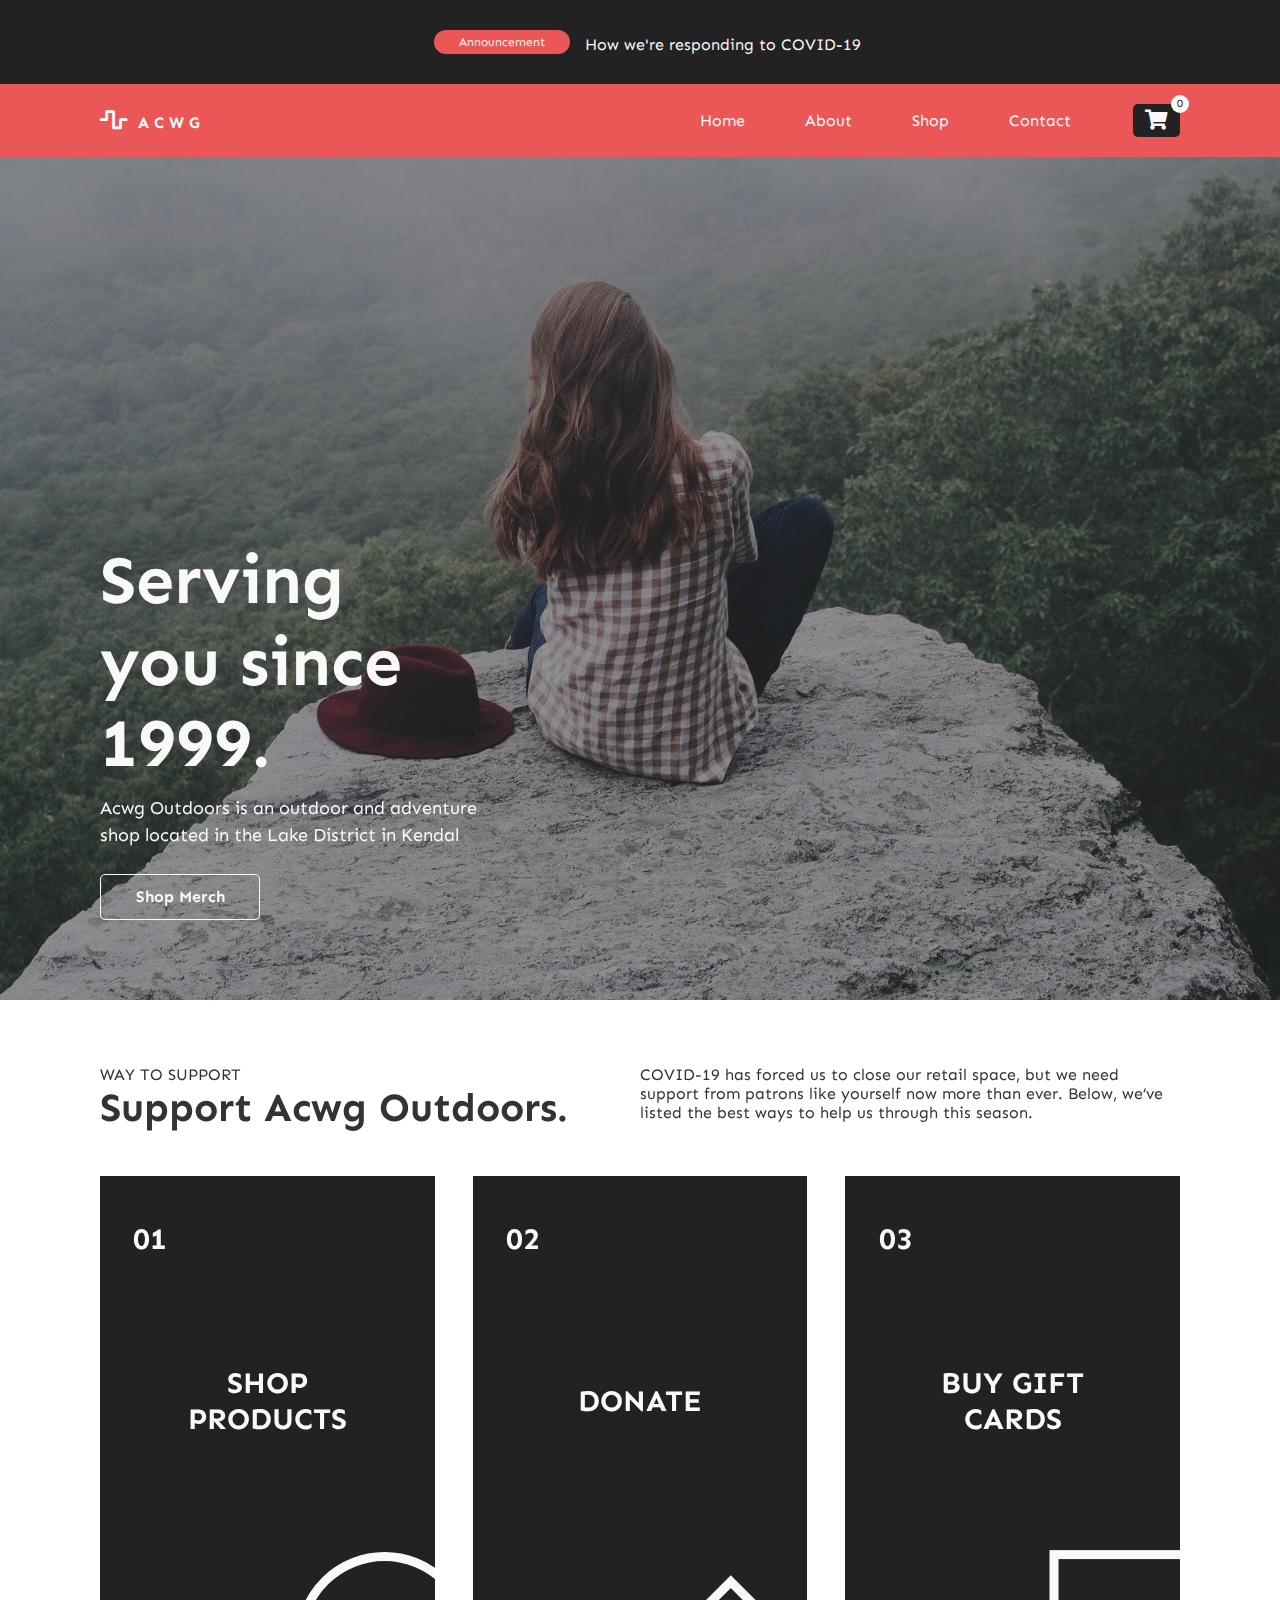
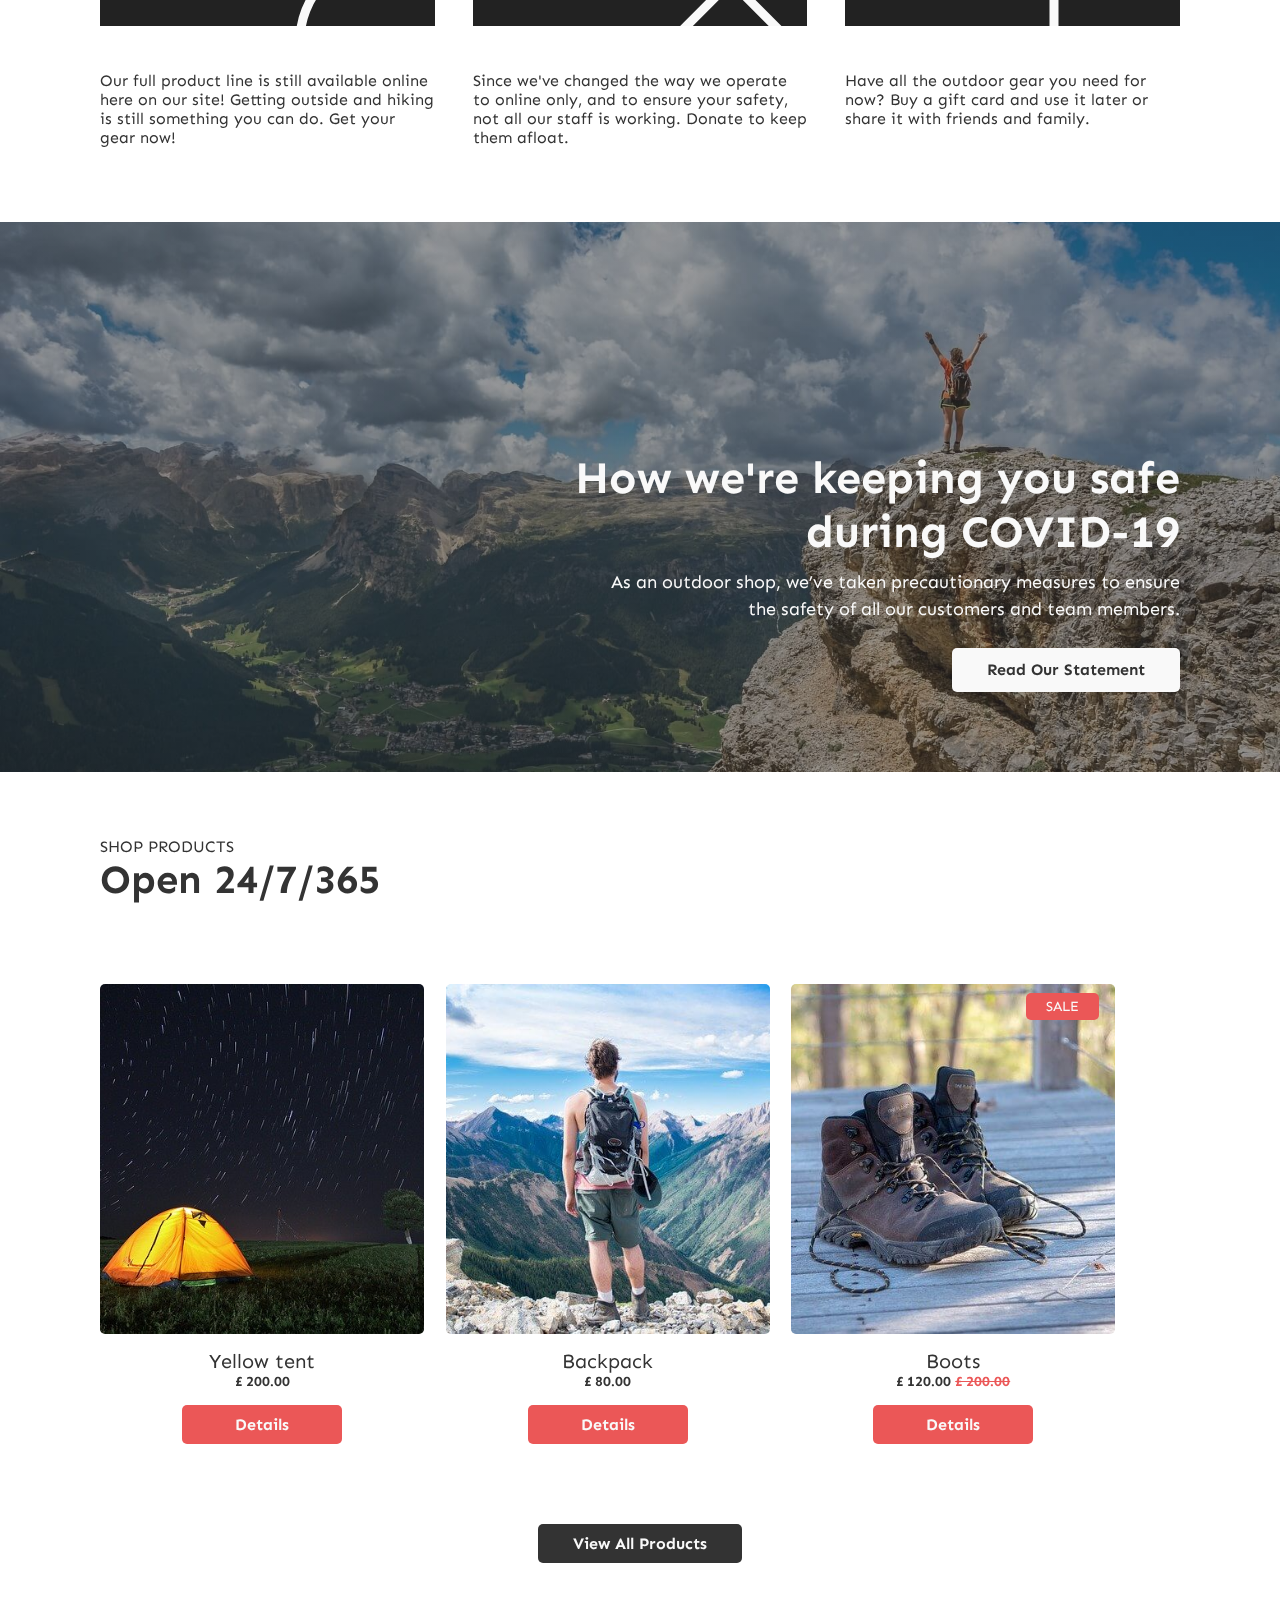
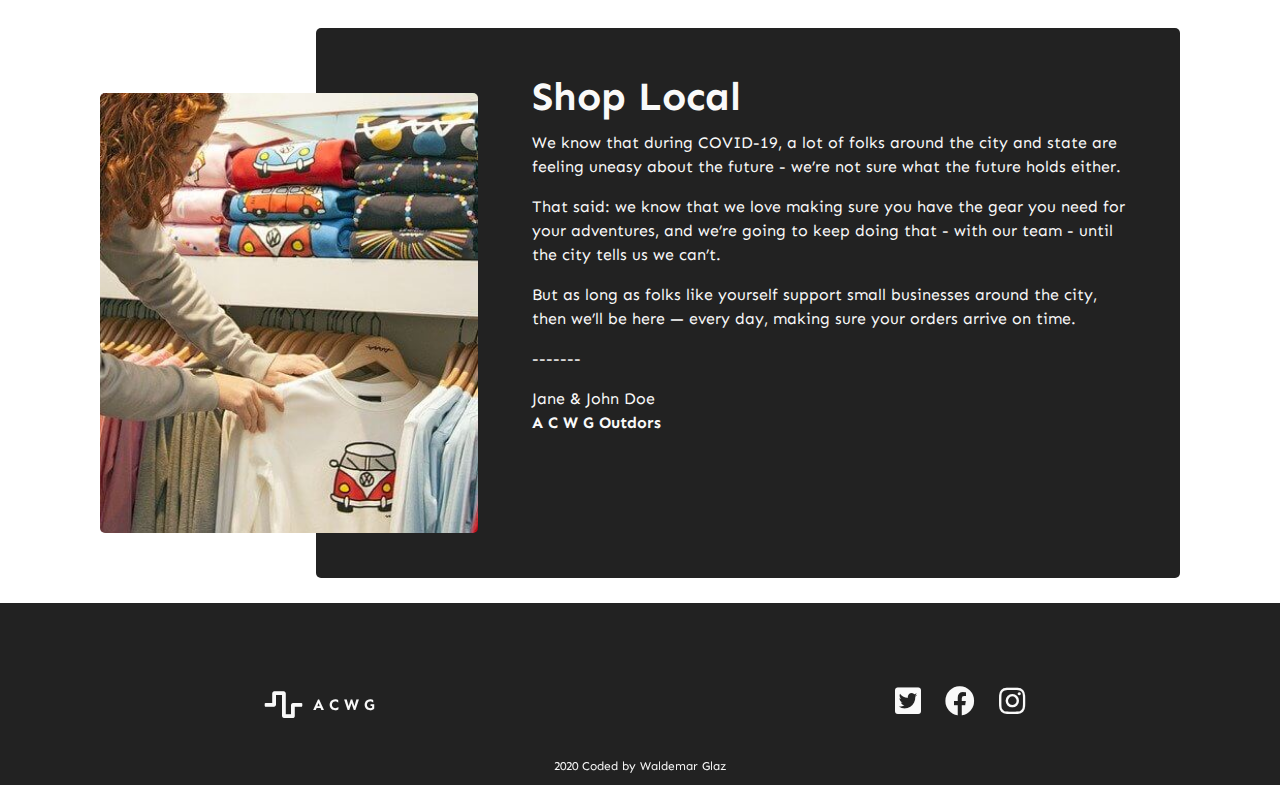
<file: index.html>
<!DOCTYPE html>
<html lang="en">
<!-- https://biznus-template.webflow.io/ -->

<head>
  <meta charset="UTF-8" />
  <meta name="viewport" content="width=device-width, initial-scale=1.0" />
  <title>A C W G</title>
  <!-- font awsome  -->
  <link rel="stylesheet" href="https://cdnjs.cloudflare.com/ajax/libs/font-awesome/5.13.0/css/all.min.css" />
  <!-- goggle fonts  -->
  <link href="https://fonts.googleapis.com/css?family=Sen:400,700&display=swap" rel="stylesheet" />
  <!-- custom css -->
  <link rel="stylesheet" href="sass/style.css" />
  <script src="javascript/hamburger.js" defer></script>
  <script src="javascript/cart.js" defer></script>
</head>

<body>
  <div class="cart-container">
    <div class="cart-header">
      <h3 class="cart-title">Your Cart</h3>
      <i class="fas fa-times"></i>
    </div>
    <div class="cart-items">No items found.</div>
  </div>
  <div class="top-banner">
    <a href="pages/announcment.html" class="btn btn-pill alert">Announcement</a>
    <div class="top-banner-text">How we're responding to COVID-19</div>
  </div>
  <div class="navbar container">
    <div class="logo">
      <a href="index.html"><i class="fas fa-wave-square"></i>A C W G</a>
    </div>
    <div class="cart-nav-wrapper">
      <div class="cart"><i class="fas fa-shopping-cart"></i></div>
      <div class="hamburger"><i class="fas fa-bars"></i></div>
    </div>
    <nav>
      <ul>
        <li><a class="nav-link" href="index.html">home</a></li>
        <li><a class="nav-link" href="pages/about.html">about</a></li>
        <li><a class="nav-link" href="pages/shop.html">shop</a></li>
        <li><a class="nav-link" href="pages/contact.html">contact</a></li>
      </ul>
    </nav>
  </div>
  <div class="hero container">
    <h1 class="hero-heading">Serving you since 1999.</h1>
    <p class="hero-paragraph">
      Acwg Outdoors is an outdoor and adventure shop located in the Lake
      District in Kendal
    </p>
    <a href="pages/shop.html" class="btn light medium btn-outline">Shop Merch</a>
  </div>
  <section class="section support container">
    <div class="section-title-container">
      <div class="section-sub-title">Way to support</div>
      <h2 class="section-top-heading">Support Acwg Outdoors.</h2>
    </div>
    <p>
      COVID-19 has forced us to close our retail space, but we need support
      from patrons like yourself now more than ever. Below, we’ve listed the
      best ways to help us through this season.
    </p>
    <div class="support-square-container">
      <div class="support-square square-1">
        <div class="support-square-number">01</div>
        <div class="support-square-text">shop products</div>
      </div>
      <p>
        Our full product line is still available online here on our site!
        Getting outside and hiking is still something you can do. Get your
        gear now!
      </p>
    </div>
    <div class="support-square-container">
      <div class="support-square square-2">
        <div class="support-square-number">02</div>
        <div class="support-square-text">donate</div>
      </div>
      <p>
        Since we've changed the way we operate to online only, and to ensure
        your safety, not all our staff is working. Donate to keep them afloat.
      </p>
    </div>
    <div class="support-square-container">
      <div class="support-square square-3">
        <div class="support-square-number">03</div>
        <div class="support-square-text">buy gift cards</div>
      </div>
      <p>
        Have all the outdoor gear you need for now? Buy a gift card and use it
        later or share it with friends and family.
      </p>
    </div>
  </section>
  <section class="section safe container">
    <h2 class="safe-heading">How we're keeping you safe during COVID-19</h2>
    <p class="safe-paragraph">
      As an outdoor shop, we’ve taken precautionary measures to ensure the
      safety of all our customers and team members.
    </p>
    <a href="pages/announcment.html" class="btn large btn-white">Read our statement</a>
  </section>
  <section class="section products container">
    <div class="section-title-container">
      <div class="section-sub-title">shop products</div>
      <h2 class="section-top-heading">Open 24/7/365</h2>
    </div>

    <div class="shop-products">
      <div class="card">
        <div class="card-bg-image tent"></div>
        <div class="card-title">Yellow tent</div>
        <div class="card-text">£ 200.00</div>
        <a href="pages/product-yellow-tent.html" class="btn alert medium">Details</a>
      </div>
      <div class="card">
        <div class="card-bg-image backpack"></div>
        <div class="card-title">Backpack</div>
        <div class="card-text">£ 80.00</div>
        <a href="pages/product-backpack.html" class="btn alert medium">Details</a>
      </div>
      <div class="card sale">
        <div class="card-bg-image boots"></div>
        <div class="card-title">Boots</div>
        <div class="card-text">£ 120.00 <span>£ 200.00</span></div>
        <a href="pages/product-boots.html" class="btn alert medium">Details</a>
      </div>
    </div>
    <a href="pages/shop.html" class="btn large black">View all products</a>
  </section>
  <section class="section shop-local two-columns">
    <div class="column-image shop-local-image column-1"></div>
    <div class="shop-local-text shop-local column-2 container">
      <h2 class="section-top-heading">Shop Local</h2>
      <p>
        We know that during COVID-19, a lot of folks around the city and state
        are feeling uneasy about the future - we’re not sure what the future
        holds either.
      </p>
      <p>
        That said: we know that we love making sure you have the gear you need
        for your adventures, and we’re going to keep doing that - with our
        team - until the city tells us we can’t.
      </p>
      <p>
        But as long as folks like yourself support small businesses around the
        city, then we’ll be here — every day, making sure your orders arrive
        on time.
      </p>
      <p>-------</p>
      <p>Jane & John Doe</p>
      <p>A C W G Outdors</p>
    </div>
  </section>
  <footer class="footer">
    <div class="footer-logo"><i class="fas fa-wave-square"></i>A C W G</div>
    <div class="socials">
      <a href="https://twitter.com/explore" target="_blank" rel="noopener"><i class="fab fa-twitter-square"></i></a><a
        href="https://www.facebook.com/waldemar.glaz" target="_blank" rel="noopener"><i class="fab fa-facebook"></i></a>
      <a href="https://www.instagram.com/glazjitsu/?hl=en" target="_blank" rel="noopener"><i
          class="fab fa-instagram"></i></a>
    </div>
    <div class="small-footer">2020 Coded by Waldemar Glaz</div>
  </footer>

</body>

</html>
</file>
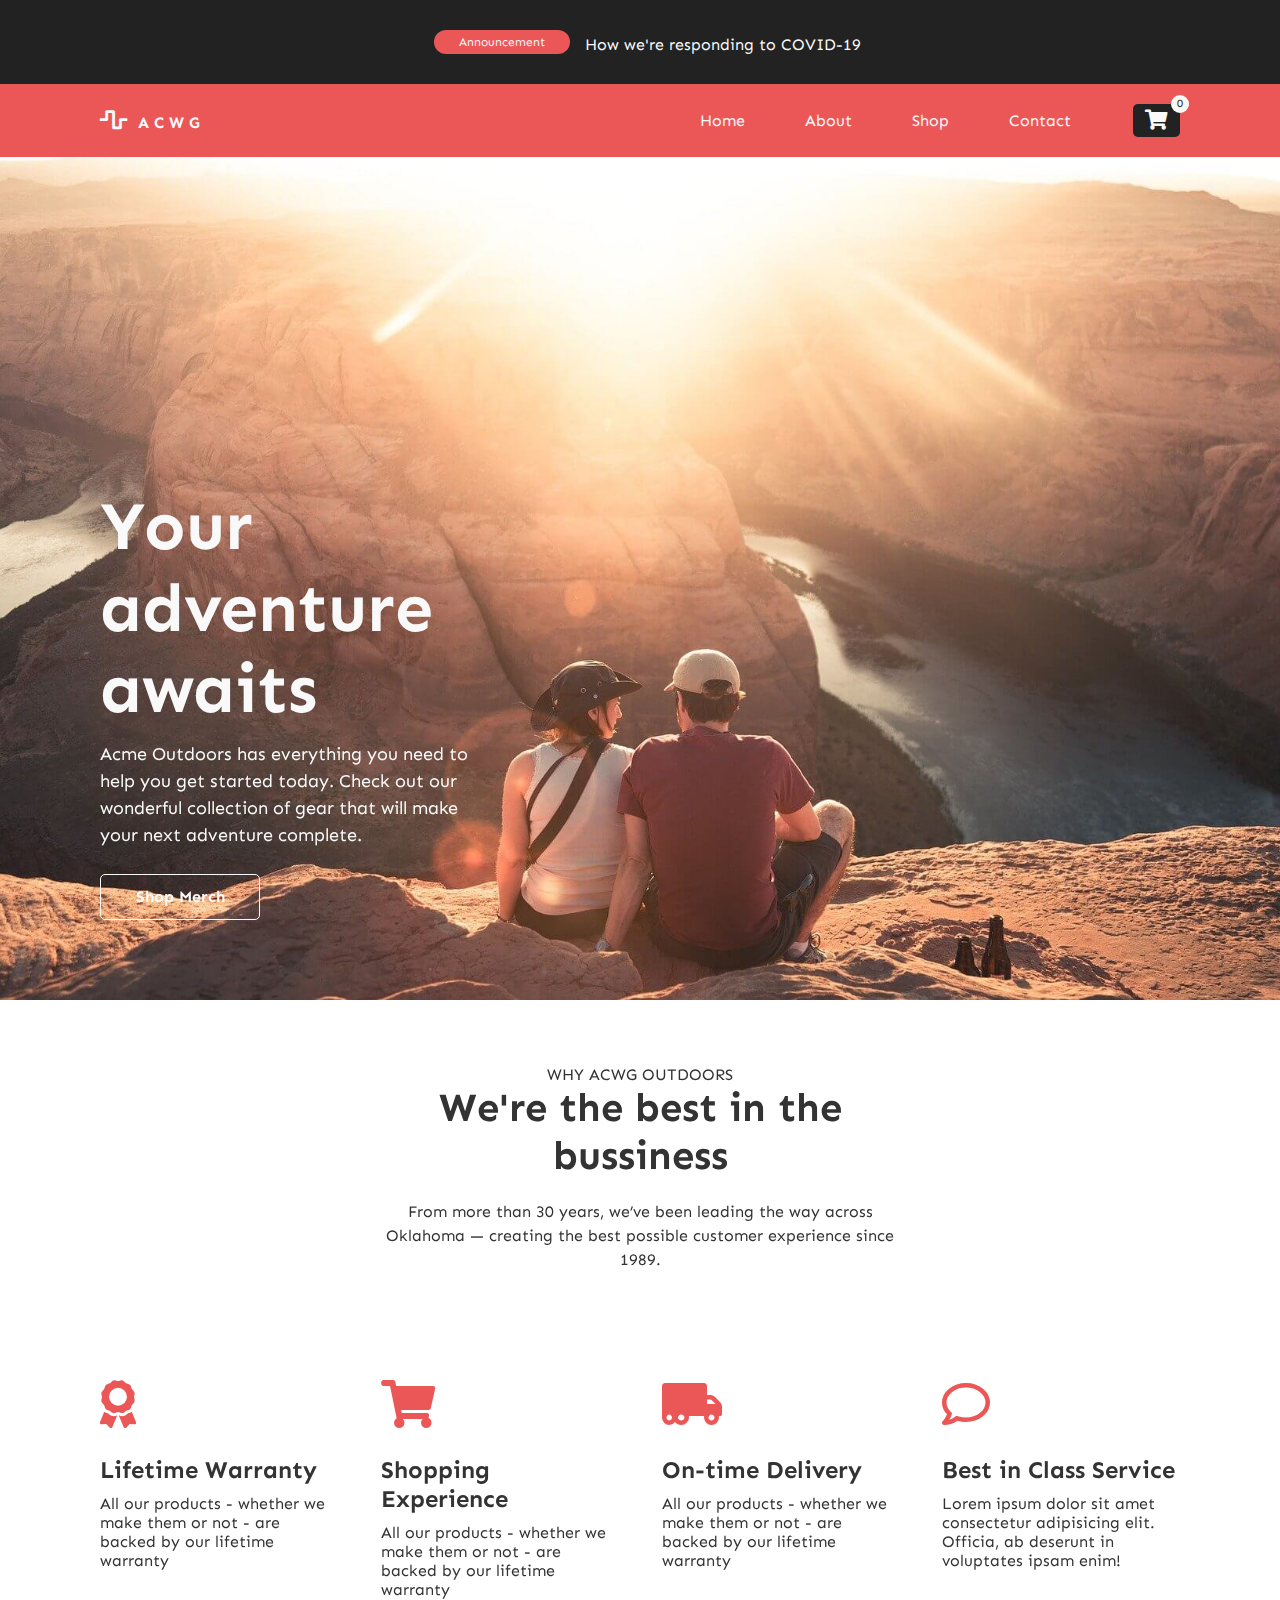
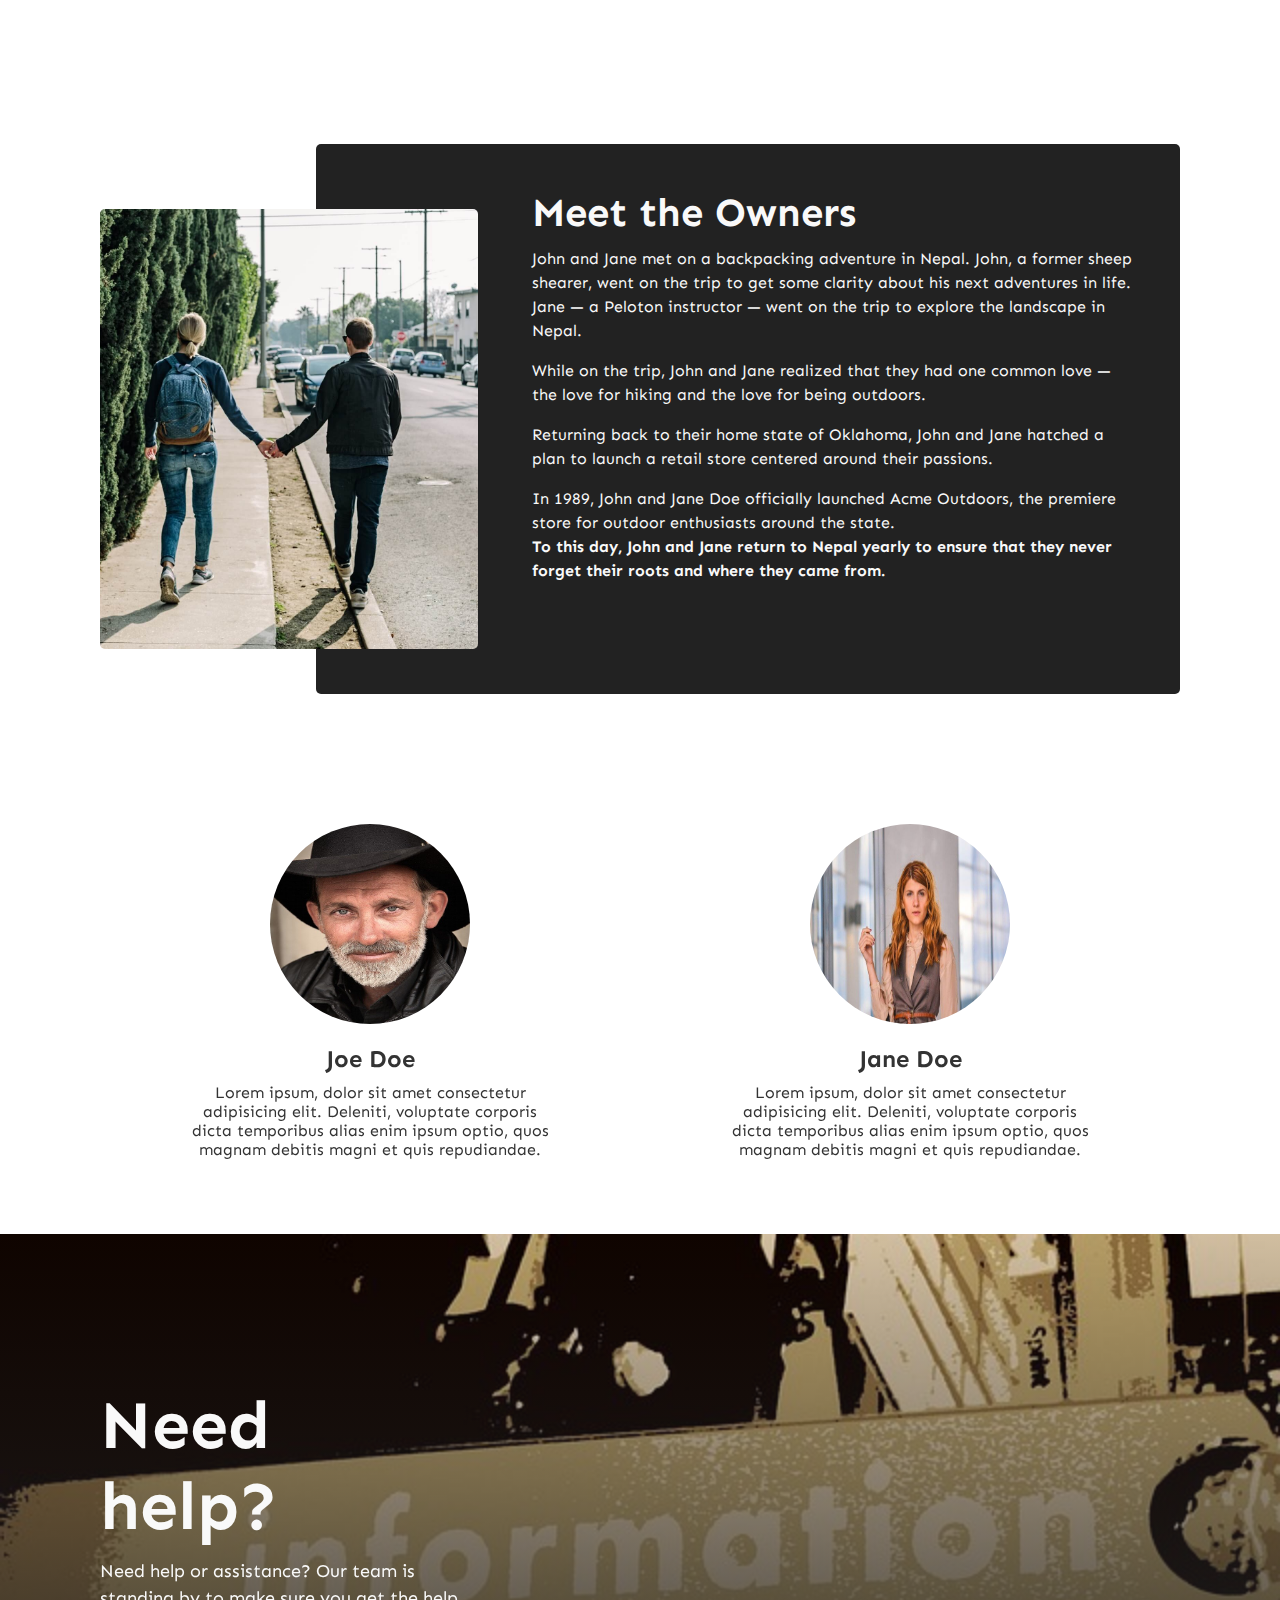
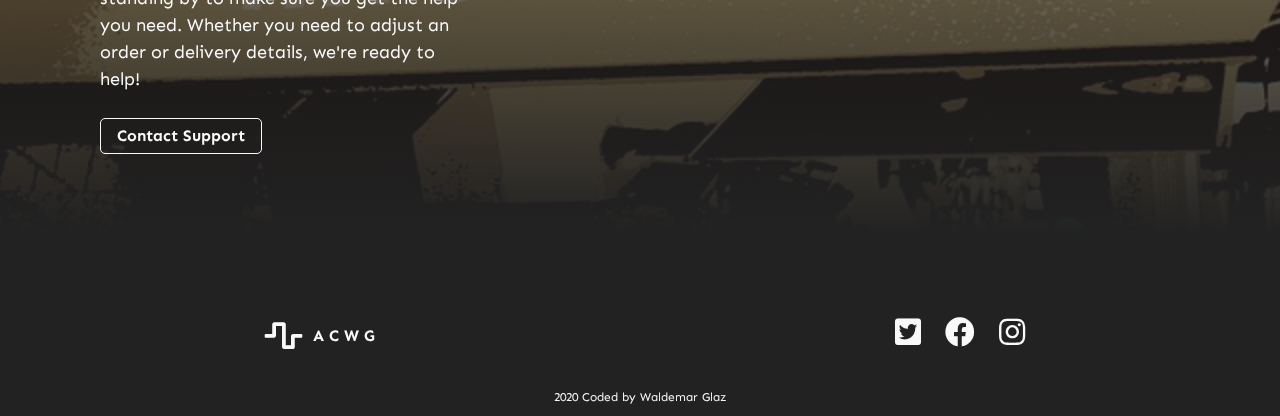
<file: pages/about.html>
<!DOCTYPE html>
<html lang="en">
<!-- https://biznus-template.webflow.io/ -->

<head>
    <meta charset="UTF-8" />
    <meta name="viewport" content="width=device-width, initial-scale=1.0" />
    <title>About A C W G</title>
    <!-- font awsome  -->
    <link rel="stylesheet" href="https://cdnjs.cloudflare.com/ajax/libs/font-awesome/5.13.0/css/all.min.css" />
    <!-- goggle fonts  -->
    <link href="https://fonts.googleapis.com/css?family=Sen:400,700&display=swap" rel="stylesheet" />
    <!-- custom css -->
    <link rel="stylesheet" href="../sass/style.css" />
    <script src="../javascript/hamburger.js" defer></script>
    <script src="../javascript/cart.js" defer></script>
</head>

<body>
    <div class="cart-container">
        <div class="cart-header">
            <h3 class="cart-title">Your Cart</h3>
            <i class="fas fa-times"></i>
        </div>
        <div class="cart-items">No items found.</div>
    </div>
    <div class="top-banner">
        <a href="announcment.html" class="btn btn-pill alert">Announcement</a>
        <div class="top-banner-text">How we're responding to COVID-19</div>
    </div>
    <div class="navbar container">
        <div class="logo">
            <a href="../index.html"><i class="fas fa-wave-square"></i>A C W G</a>
        </div>
        <div class="cart-nav-wrapper">
            <div class="cart"><i class="fas fa-shopping-cart"></i></div>
            <div class="hamburger"><i class="fas fa-bars"></i></div>
        </div>
        <nav>
            <ul>
                <li><a class="nav-link" href="../index.html">home</a></li>
                <li><a class="nav-link" href="about.html">about</a></li>
                <li><a class="nav-link" href="shop.html">shop</a></li>
                <li><a class="nav-link" href="contact.html">contact</a></li>
            </ul>
        </nav>
    </div>
    <div class="hero container about">
        <h1 class="hero-heading">Your adventure awaits</h1>
        <p class="hero-paragraph">
            Acme Outdoors has everything you need to help you get started today.
            Check out our wonderful collection of gear that will make your next
            adventure complete.
        </p>
        <a href="shop.html" class="btn light medium btn-outline">Shop Merch</a>
    </div>
    <section class="section about container">
        <div class="section-title-container">
            <div class="section-sub-title">Why acwg outdoors</div>
            <h2 class="section-top-heading">We're the best in the bussiness</h2>
        </div>

        <p class="about-paragraph">
            From more than 30 years, we’ve been leading the way across Oklahoma —
            creating the best possible customer experience since 1989.
        </p>
        <div class="cards about">
            <div class="card">
                <div class="card-icon"><i class="fas fa-award"></i></div>
                <h3 class="card-title">Lifetime Warranty</h3>
                <p class="card-text">
                    All our products - whether we make them or not - are backed by our
                    lifetime warranty
                </p>
            </div>
            <div class="card">
                <div class="card-icon"><i class="fas fa-shopping-cart"></i></div>
                <h3 class="card-title">Shopping Experience</h3>
                <p class="card-text">
                    All our products - whether we make them or not - are backed by our
                    lifetime warranty
                </p>
            </div>
            <div class="card">
                <div class="card-icon"><i class="fas fa-truck-moving"></i></div>
                <h3 class="card-title">On-time Delivery</h3>
                <p class="card-text">
                    All our products - whether we make them or not - are backed by our
                    lifetime warranty
                </p>
            </div>
            <div class="card">
                <div class="card-icon"><i class="far fa-comment"></i></div>
                <h3 class="card-title">Best in Class Service</h3>
                <p class="card-text">
                    Lorem ipsum dolor sit amet consectetur adipisicing elit. Officia, ab
                    deserunt in voluptates ipsam enim!
                </p>
            </div>
        </div>

    </section>

    <section class="section meet-owners two-columns">
        <div class="column-image meet-owners-image column-1"></div>
        <div class="meet-owners-text meet-owners-column column-2 container">
            <h2 class="section-top-heading">Meet the Owners</h2>
            <p>
                John and Jane met on a backpacking adventure in Nepal. John, a former
                sheep shearer, went on the trip to get some clarity about his next
                adventures in life. Jane — a Peloton instructor — went on the trip to
                explore the landscape in Nepal.
            </p>
            <p>
                While on the trip, John and Jane realized that they had one common
                love — the love for hiking and the love for being outdoors.
            </p>
            <p>
                Returning back to their home state of Oklahoma, John and Jane hatched
                a plan to launch a retail store centered around their passions.
            </p>
            <p>
                In 1989, John and Jane Doe officially launched Acme Outdoors, the
                premiere store for outdoor enthusiasts around the state.
            </p>
            <p>
                To this day, John and Jane return to Nepal yearly to ensure that they
                never forget their roots and where they came from.
            </p>
        </div>
    </section>
    <section class="section container owners">
        <div class="owner">
            <img src="../img/joeDoeMobile.jpg" alt="Joe Doe picture" class="owner-img" />
            <h3 class="owner-name">Joe Doe</h3>
            <p class="owner-description">
                Lorem ipsum, dolor sit amet consectetur adipisicing elit. Deleniti,
                voluptate corporis dicta temporibus alias enim ipsum optio, quos
                magnam debitis magni et quis repudiandae.
            </p>
        </div>
        <div class="owner">
            <img src="../img/janeDoeMobile.jpg" alt="Jane Doe picture" class="owner-img" />
            <h3 class="owner-name">Jane Doe</h3>
            <p class="owner-description">
                Lorem ipsum, dolor sit amet consectetur adipisicing elit. Deleniti,
                voluptate corporis dicta temporibus alias enim ipsum optio, quos
                magnam debitis magni et quis repudiandae.
            </p>
        </div>
    </section>
    <div class="hero container need-help">
        <h1 class="hero-heading">Need help?</h1>
        <p class="hero-paragraph">
            Need help or assistance? Our team is standing by to make sure you get
            the help you need. Whether you need to adjust an order or delivery
            details, we're ready to help!
        </p>
        <a href="contact.html" class="btn light large btn-outline">Contact Support</a>
    </div>
    <footer class="footer">
        <div class="footer-logo"><i class="fas fa-wave-square"></i>A C W G</div>
        <div class="socials">
            <a href="https://twitter.com/explore" target="_blank" rel="noopener"><i
                    class="fab fa-twitter-square"></i></a>
            <a href="https://www.facebook.com/waldemar.glaz" target="_blank" rel="noopener"><i
                    class="fab fa-facebook"></i></a>
            <a href="https://www.instagram.com/glazjitsu/?hl=en" target="_blank" rel="noopener"><i
                    class="fab fa-instagram"></i></a>
        </div>
        <div class="small-footer">2020 Coded by Waldemar Glaz</div>
    </footer>

</body>

</html>
</file>
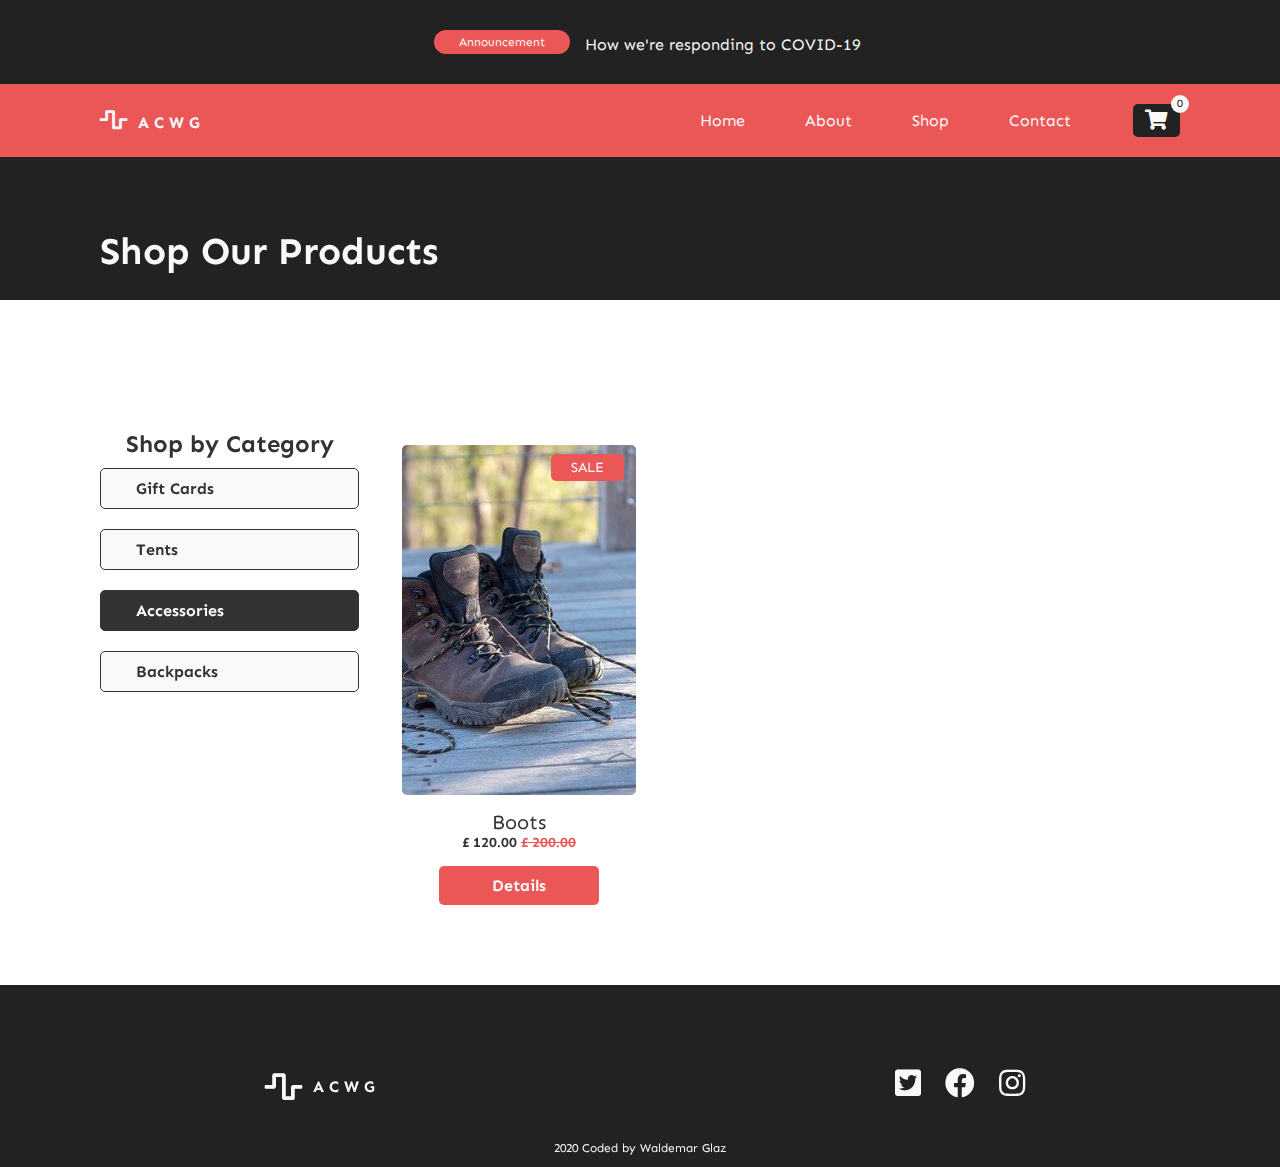
<file: pages/accessories.html>
<!DOCTYPE html>
<html lang="en">
<!-- https://biznus-template.webflow.io/ -->

<head>
    <meta charset="UTF-8" />
    <meta name="viewport" content="width=device-width, initial-scale=1.0" />
    <title>A C W G Tents</title>
    <!-- font awsome  -->
    <link rel="stylesheet" href="https://cdnjs.cloudflare.com/ajax/libs/font-awesome/5.13.0/css/all.min.css" />
    <!-- goggle fonts  -->
    <link href="https://fonts.googleapis.com/css?family=Sen:400,700&display=swap" rel="stylesheet" />
    <!-- custom css -->
    <link rel="stylesheet" href="../sass/style.css" />
    <script src="../javascript/hamburger.js" defer></script>
    <script src="../javascript/cart.js" defer></script>
</head>

<body>
    <div class="cart-container">
        <div class="cart-header">
            <h3 class="cart-title">Your Cart</h3>
            <i class="fas fa-times"></i>
        </div>
        <div class="cart-items">No items found.</div>
    </div>
    <div class="top-banner">
        <a href="announcment.html" class="btn btn-pill alert">Announcement</a>
        <div class="top-banner-text">How we're responding to COVID-19</div>
    </div>
    <div class="navbar container">
        <div class="logo"><a href="../index.html"><i class="fas fa-wave-square"></i>A C W G</a></div>
        <div class="cart-nav-wrapper">
            <div class="cart"><i class="fas fa-shopping-cart"></i></div>
            <div class="hamburger"><i class="fas fa-bars"></i></div>
        </div>
        <nav>
            <ul>
                <li><a class="nav-link" href="../index.html">home</a></li>
                <li><a class="nav-link" href="about.html">about</a></li>
                <li><a class="nav-link" href="shop.html">shop</a></li>
                <li><a class="nav-link" href="contact.html">contact</a></li>
            </ul>
        </nav>
    </div>
    <div class="small-hero container">
        <h1 class="heading">Shop Our Products</h1>
    </div>

    <section class="section container shop-content products">
        <div class="shop-navigation">
            <h2 class="shop-heading">Shop by Category</h2>

            <ul>
                <li><a href="gifcards.html" class="btn btn-white large">Gift Cards</a></li>
                <li><a href="tents.html" class="btn btn-white large">Tents</a></li>
                <li><a href="accessories.html" class="btn black  large">Accessories</a></li>
                <li><a href="backpacks.html" class="btn btn-white large">Backpacks</a></li>
            </ul>
        </div>
        <div class="shop-products">
            <div class="card sale">
                <div class="card-bg-image boots"></div>
                <div class="card-title">Boots</div>
                <div class="card-text">£ 120.00 <span>£ 200.00</span></div>
                <a href="product-boots.html" class="btn alert medium">Details</a>
            </div>
        </div>
    </section>
    <footer class="footer">
        <div class="footer-logo"><i class="fas fa-wave-square"></i>A C W G</div>
        <div class="socials">
            <a href="https://twitter.com/explore" target="_blank" rel="noopener"><i
                    class="fab fa-twitter-square"></i></a><a href="https://www.facebook.com/waldemar.glaz"
                target="_blank" rel="noopener"><i class="fab fa-facebook"></i></a>
            <a href="https://www.instagram.com/glazjitsu/?hl=en" target="_blank" rel="noopener"><i
                    class="fab fa-instagram"></i></a>
        </div>
        <div class="small-footer">2020 Coded by Waldemar Glaz</div>
    </footer>

</body>

</html>
</file>
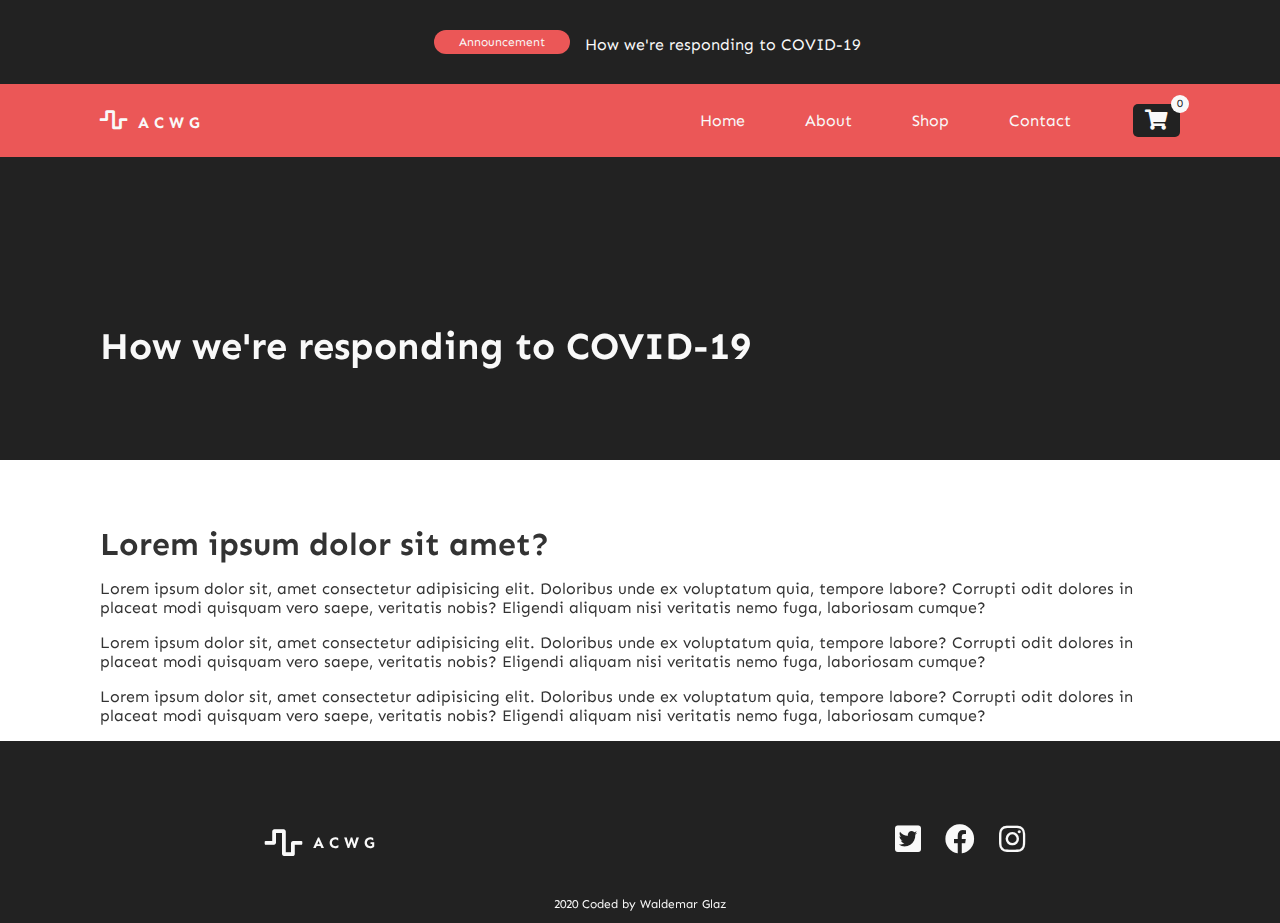
<file: pages/announcment.html>
<!DOCTYPE html>
<html lang="en">
<!-- https://biznus-template.webflow.io/ -->

<head>
    <meta charset="UTF-8" />
    <meta name="viewport" content="width=device-width, initial-scale=1.0" />
    <title>A C W G</title>
    <!-- font awsome  -->
    <link rel="stylesheet" href="https://cdnjs.cloudflare.com/ajax/libs/font-awesome/5.13.0/css/all.min.css" />
    <!-- goggle fonts  -->
    <link href="https://fonts.googleapis.com/css?family=Sen:400,700&display=swap" rel="stylesheet" />
    <!-- custom css -->
    <link rel="stylesheet" href="../sass/style.css" />
</head>

<body>
    <div class="cart-container">
        <div class="cart-header">
            <h3 class="cart-title">Your Cart</h3>
            <i class="fas fa-times"></i>
        </div>
        <div class="cart-items">No items found.</div>
    </div>
    <div class="top-banner">
        <a href="#" class="btn btn-pill alert">Announcement</a>
        <div class="top-banner-text">How we're responding to COVID-19</div>
    </div>
    <div class="navbar container">
        <div class="logo"><a href="../index.html"><i class="fas fa-wave-square"></i>A C W G</a></div>
        <div class="cart-nav-wrapper">
            <div class="cart"><i class="fas fa-shopping-cart"></i></div>
            <div class="hamburger"><i class="fas fa-bars"></i></div>
        </div>
        <nav>
            <ul>
                <li><a class="nav-link" href="../index.html">home</a></li>
                <li><a class="nav-link" href="about.html">about</a></li>
                <li><a class="nav-link" href="shop.html">shop</a></li>
                <li><a class="nav-link" href="contact.html">contact</a></li>
            </ul>
        </nav>
    </div>
    <div class="hero container announcement">
        <h1 class="hero-heading">How we're responding to COVID-19</h1>
    </div>
    <section class="section announcement container">
        <h2 class="section-top-heading">Lorem ipsum dolor sit amet?</h2>
        <p>Lorem ipsum dolor sit, amet consectetur adipisicing elit. Doloribus unde ex voluptatum quia, tempore labore?
            Corrupti odit dolores in placeat modi quisquam vero saepe, veritatis nobis? Eligendi aliquam nisi veritatis
            nemo fuga, laboriosam cumque?</p>
        <p>Lorem ipsum dolor sit, amet consectetur adipisicing elit. Doloribus unde ex voluptatum quia, tempore labore?
            Corrupti odit dolores in placeat modi quisquam vero saepe, veritatis nobis? Eligendi aliquam nisi veritatis
            nemo fuga, laboriosam cumque?</p>
        <p>Lorem ipsum dolor sit, amet consectetur adipisicing elit. Doloribus unde ex voluptatum quia, tempore labore?
            Corrupti odit dolores in placeat modi quisquam vero saepe, veritatis nobis? Eligendi aliquam nisi veritatis
            nemo fuga, laboriosam cumque?</p>
    </section>
    <footer class="footer">
        <div class="footer-logo"><i class="fas fa-wave-square"></i>A C W G</div>
        <div class="socials">
            <a href="https://twitter.com/explore" target="_blank"><i class="fab fa-twitter-square"></i></a><a
                href="https://www.facebook.com/waldemar.glaz" target="_blank"><i class="fab fa-facebook"></i></a>
            <a href="https://www.instagram.com/glazjitsu/?hl=en"><i class="fab fa-instagram"></i></a>
        </div>
        <div class="small-footer">2020 Coded by Waldemar Glaz</div>
    </footer>
    <script src="../javascript/hamburger.js"></script>
    <script src="../javascript/cart.js"></script>
</body>

</html>
</file>
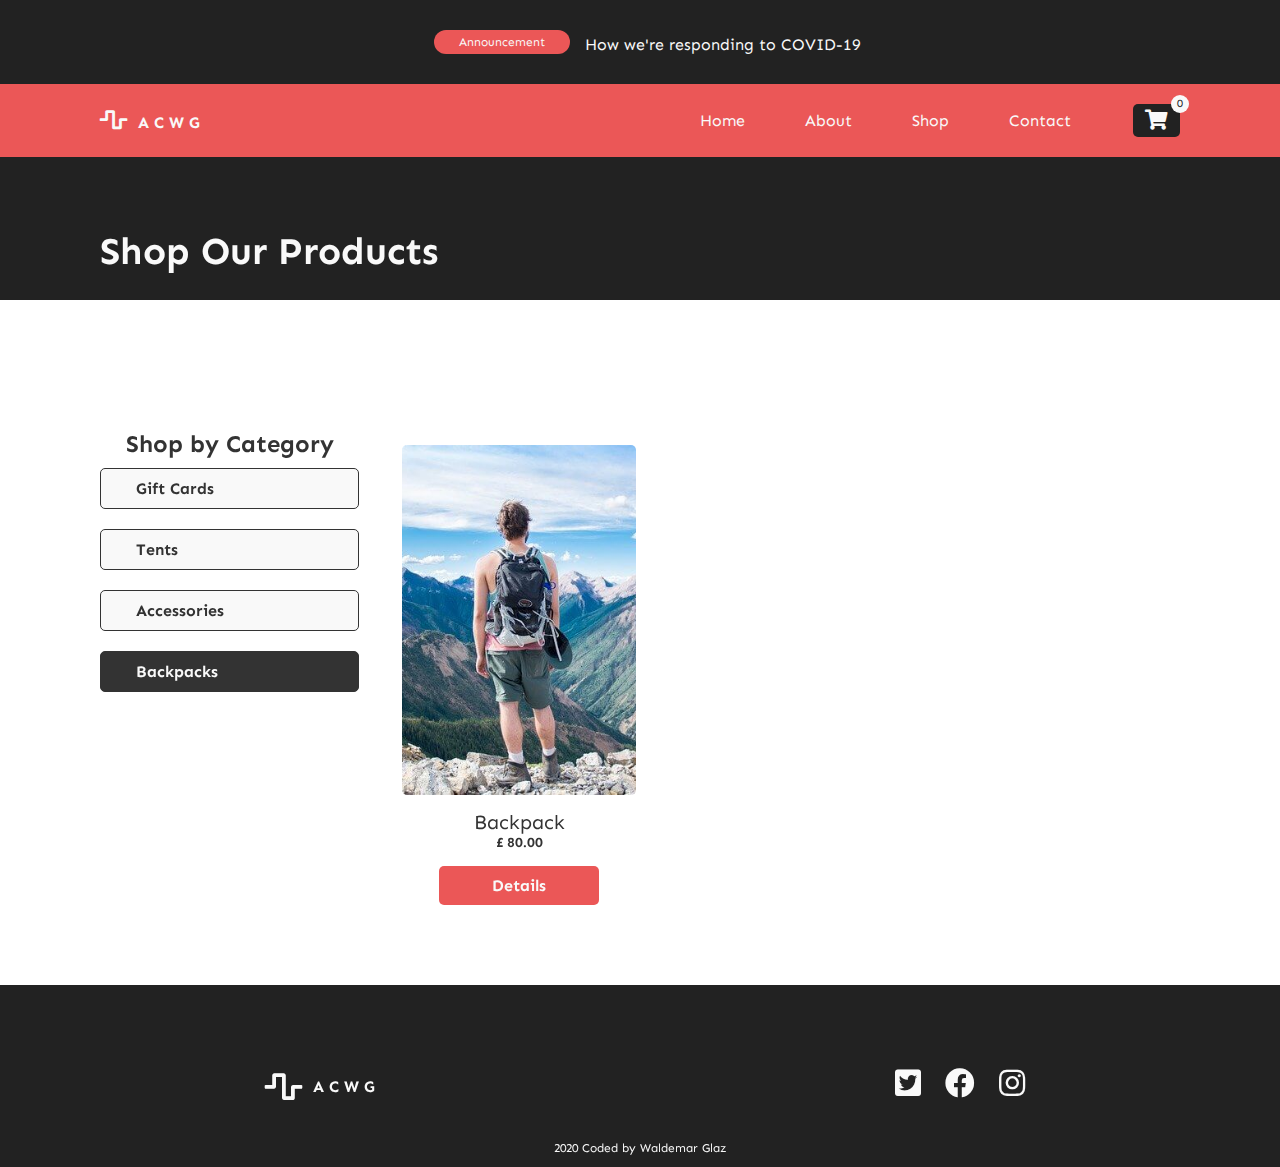
<file: pages/backpacks.html>
<!DOCTYPE html>
<html lang="en">
<!-- https://biznus-template.webflow.io/ -->

<head>
    <meta charset="UTF-8" />
    <meta name="viewport" content="width=device-width, initial-scale=1.0" />
    <title>A C W G Backpacks</title>
    <!-- font awsome  -->
    <link rel="stylesheet" href="https://cdnjs.cloudflare.com/ajax/libs/font-awesome/5.13.0/css/all.min.css" />
    <!-- goggle fonts  -->
    <link href="https://fonts.googleapis.com/css?family=Sen:400,700&display=swap" rel="stylesheet" />
    <!-- custom css -->
    <link rel="stylesheet" href="../sass/style.css" />
    <script src="../javascript/hamburger.js" defer></script>
    <script src="../javascript/cart.js" defer></script>
</head>

<body>
    <div class="cart-container">
        <div class="cart-header">
            <h3 class="cart-title">Your Cart</h3>
            <i class="fas fa-times"></i>
        </div>
        <div class="cart-items">No items found.</div>
    </div>
    <div class="top-banner">
        <a href="announcment.html" class="btn btn-pill alert">Announcement</a>
        <div class="top-banner-text">How we're responding to COVID-19</div>
    </div>
    <div class="navbar container">
        <div class="logo"><a href="../index.html"><i class="fas fa-wave-square"></i>A C W G</a></div>
        <div class="cart-nav-wrapper">
            <div class="cart"><i class="fas fa-shopping-cart"></i></div>
            <div class="hamburger"><i class="fas fa-bars"></i></div>
        </div>
        <nav>
            <ul>
                <li><a class="nav-link" href="../index.html">home</a></li>
                <li><a class="nav-link" href="about.html">about</a></li>
                <li><a class="nav-link" href="shop.html">shop</a></li>
                <li><a class="nav-link" href="contact.html">contact</a></li>
            </ul>
        </nav>
    </div>
    <div class="small-hero container">
        <h1 class="heading">Shop Our Products</h1>
    </div>

    <section class="section container shop-content products">
        <div class="shop-navigation">
            <h2 class="shop-heading">Shop by Category</h2>

            <ul>
                <li><a href="gifcards.html" class="btn btn-white large">Gift Cards</a></li>
                <li><a href="tents.html" class="btn btn-white large">Tents</a></li>
                <li><a href="accessories.html" class="btn btn-white large">Accessories</a></li>
                <li><a href="backpacks.html" class="btn black large">Backpacks</a></li>
            </ul>
        </div>
        <div class="shop-products">
            <div class="card">
                <div class="card-bg-image backpack"></div>
                <div class="card-title">Backpack</div>
                <div class="card-text">£ 80.00</div>
                <a href="product-backpack.html" class="btn alert medium">Details</a>
            </div>
        </div>
    </section>
    <footer class="footer">
        <div class="footer-logo"><i class="fas fa-wave-square"></i>A C W G</div>
        <div class="socials">
            <a href="https://twitter.com/explore" target="_blank" rel="noopener"><i
                    class="fab fa-twitter-square"></i></a><a href="https://www.facebook.com/waldemar.glaz"
                target="_blank" rel="noopener"><i class="fab fa-facebook"></i></a>
            <a href="https://www.instagram.com/glazjitsu/?hl=en" target="_blank" rel="noopener"><i
                    class="fab fa-instagram"></i></a>
        </div>
        <div class="small-footer">2020 Coded by Waldemar Glaz</div>
    </footer>
</body>

</html>
</file>
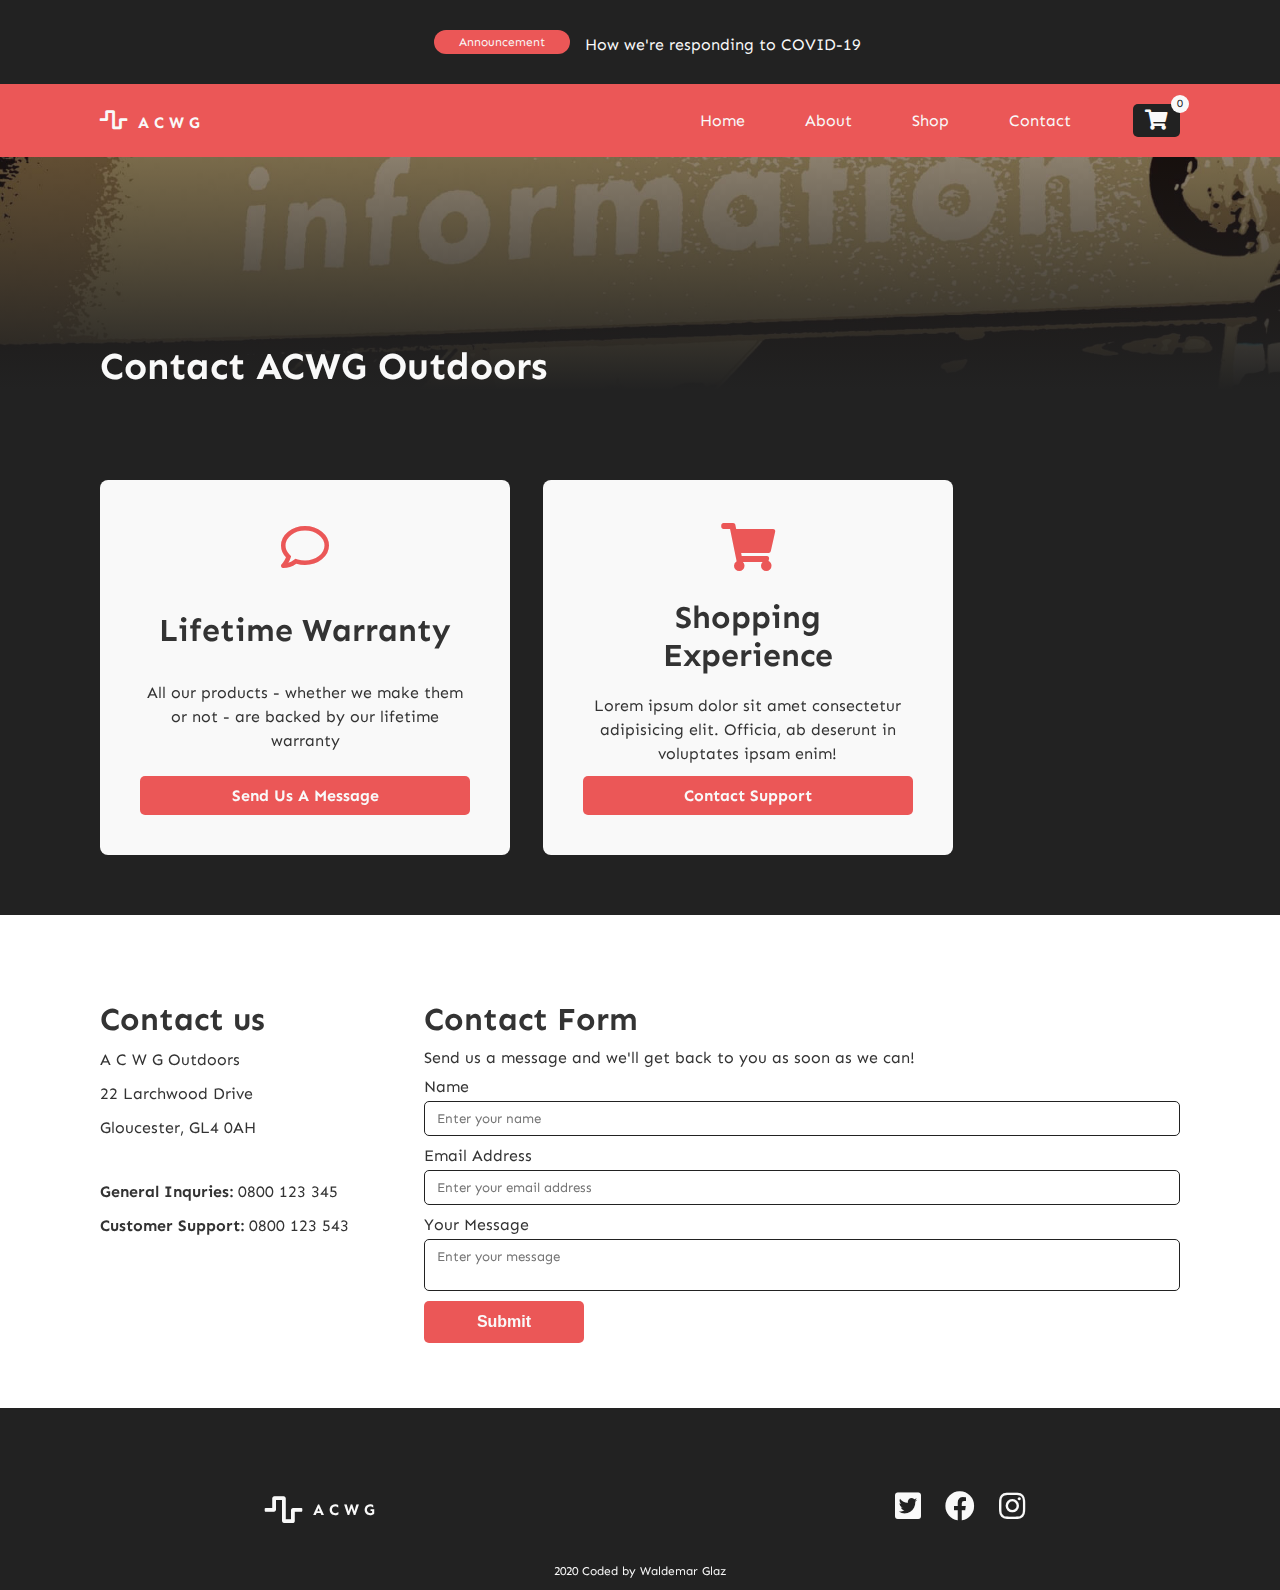
<file: pages/contact.html>
<!DOCTYPE html>
<html lang="en">
<!-- https://biznus-template.webflow.io/ -->

<head>
    <meta charset="UTF-8" />
    <meta name="viewport" content="width=device-width, initial-scale=1.0" />
    <title>Contact A C W G</title>
    <!-- font awsome  -->
    <link rel="stylesheet" href="https://cdnjs.cloudflare.com/ajax/libs/font-awesome/5.13.0/css/all.min.css" />
    <!-- goggle fonts  -->
    <link href="https://fonts.googleapis.com/css?family=Sen:400,700&display=swap" rel="stylesheet" />
    <!-- custom css -->
    <link rel="stylesheet" href="../sass/style.css" />
    <script src="../javascript/hamburger.js" defer></script>
    <script src="../javascript/cart.js" defer></script>
</head>

<body>
    <div class="cart-container">
        <div class="cart-header">
            <h3 class="cart-title">Your Cart</h3>
            <i class="fas fa-times"></i>
        </div>
        <div class="cart-items">No items found.</div>
    </div>
    <div class="top-banner">
        <a href="announcment.html" class="btn btn-pill alert">Announcement</a>
        <div class="top-banner-text">How we're responding to COVID-19</div>
    </div>
    <div class="navbar container">
        <div class="logo">
            <a href="../index.html"><i class="fas fa-wave-square"></i>A C W G</a>
        </div>
        <div class="cart-nav-wrapper">
            <div class="cart"><i class="fas fa-shopping-cart"></i></div>
            <div class="hamburger"><i class="fas fa-bars"></i></div>
        </div>
        <nav>
            <ul>
                <li><a class="nav-link" href="../index.html">home</a></li>
                <li><a class="nav-link" href="about.html">about</a></li>
                <li><a class="nav-link" href="shop.html">shop</a></li>
                <li><a class="nav-link" href="contact.html">contact</a></li>
            </ul>
        </nav>
    </div>
    <div class="hero container contact">
        <h1 class="hero-heading">Contact ACWG Outdoors</h1>
    </div>
    <section class="section container contact">
        <div class="contact-cards">
            <div class="card">
                <div class="card-icon"><i class="far fa-comment"></i></div>
                <h3 class="card-title">Lifetime Warranty</h3>
                <p class="card-text">
                    All our products - whether we make them or not - are backed by our
                    lifetime warranty
                </p>
                <a href="" class="btn large alert">send us a message</a>
            </div>
            <div class="card">
                <div class="card-icon"><i class="fas fa-shopping-cart"></i></div>
                <h3 class="card-title">Shopping Experience</h3>
                <p class="card-text">
                    Lorem ipsum dolor sit amet consectetur adipisicing elit. Officia, ab
                    deserunt in voluptates ipsam enim!
                </p>
                <a href="" class="btn large alert">contact support</a>
            </div>
        </div>
    </section>
    <section class="section container contact-content">
        <div class="contact-details">
            <h2 class="contact-details-title">Contact us</h2>
            <address>
                <ul class="contact-details-content">
                    <li>A C W G Outdoors</li>
                    <li>22 Larchwood Drive</li>
                    <li>Gloucester, GL4 0AH</li>
                    <li>General Inquries: <a href="tel:">0800 123 345</a></li>
                    <li>Customer Support: <a href="tel:">0800 123 543</a></li>
                </ul>
            </address>
        </div>
        <form action="" class="contact-form">
            <h2 class="form-title">Contact Form</h2>
            <p class="form-message">Send us a message and we'll get back to you as soon as we can!</p>
            <div class="form-row">
                <label for="name">Name</label>
                <input type="text" placeholder="Enter your name">
            </div>
            <div class="form-row">
                <label for="email">Email Address</label>
                <input type="text" placeholder="Enter your email address">
            </div>
            <div class="form-row">
                <label for="message">Your Message</label>
                <textarea placeholder="Enter your message"></textarea>

            </div>
            <button class="btn alert medium" type="submit">submit</button>
        </form>
    </section>
    <footer class="footer">
        <div class="footer-logo"><i class="fas fa-wave-square"></i>A C W G</div>
        <div class="socials">
            <a href="https://twitter.com/explore" target="_blank" rel="noopener"><i
                    class="fab fa-twitter-square"></i></a><a href="https://www.facebook.com/waldemar.glaz"
                target="_blank" rel="noopener"><i class="fab fa-facebook"></i></a>
            <a href="https://www.instagram.com/glazjitsu/?hl=en" target="_blank" rel="noopener"><i
                    class="fab fa-instagram"></i></a>
        </div>
        <div class="small-footer">2020 Coded by Waldemar Glaz</div>
    </footer>

</body>

</html>
</file>
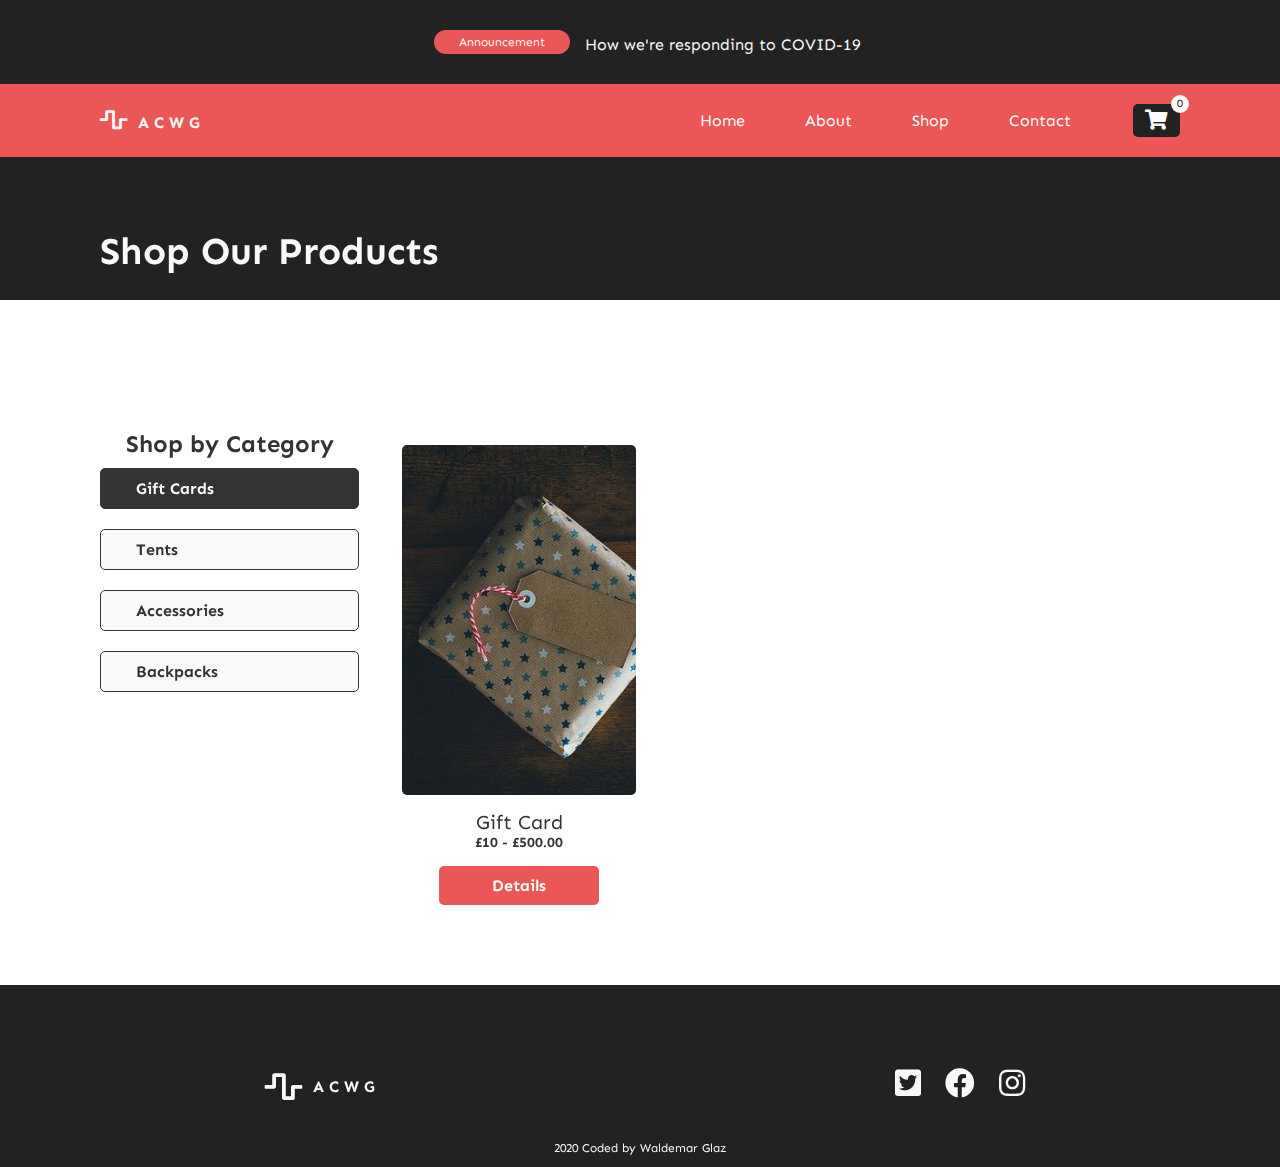
<file: pages/gifcards.html>
<!DOCTYPE html>
<html lang="en">
<!-- https://biznus-template.webflow.io/ -->

<head>
    <meta charset="UTF-8" />
    <meta name="viewport" content="width=device-width, initial-scale=1.0" />
    <title>A C W G Shop</title>
    <!-- font awsome  -->
    <link rel="stylesheet" href="https://cdnjs.cloudflare.com/ajax/libs/font-awesome/5.13.0/css/all.min.css" />
    <!-- goggle fonts  -->
    <link href="https://fonts.googleapis.com/css?family=Sen:400,700&display=swap" rel="stylesheet" />
    <!-- custom css -->
    <link rel="stylesheet" href="../sass/style.css" />
    <script src="../javascript/hamburger.js" defer></script>
    <script src="../javascript/cart.js" defer></script>
</head>

<body>
    <div class="cart-container">
        <div class="cart-header">
            <h3 class="cart-title">Your Cart</h3>
            <i class="fas fa-times"></i>
        </div>
        <div class="cart-items">No items found.</div>
    </div>
    <div class="top-banner">
        <a href="announcment.html" class="btn btn-pill alert">Announcement</a>
        <div class="top-banner-text">How we're responding to COVID-19</div>
    </div>
    <div class="navbar container">
        <div class="logo"><a href="../index.html"><i class="fas fa-wave-square"></i>A C W G</a></div>
        <div class="cart-nav-wrapper">
            <div class="cart"><i class="fas fa-shopping-cart"></i></div>
            <div class="hamburger"><i class="fas fa-bars"></i></div>
        </div>
        <nav>
            <ul>
                <li><a class="nav-link" href="../index.html">home</a></li>
                <li><a class="nav-link" href="about.html">about</a></li>
                <li><a class="nav-link" href="shop.html">shop</a></li>
                <li><a class="nav-link" href="contact.html">contact</a></li>
            </ul>
        </nav>
    </div>
    <div class="small-hero container">
        <h1 class="heading">Shop Our Products</h1>
    </div>

    <section class="section container shop-content products">
        <div class="shop-navigation">
            <h2 class="shop-heading">Shop by Category</h2>

            <ul>
                <li><a href="gifcards.html" class="btn black large">Gift Cards</a></li>
                <li><a href="tents.html" class="btn btn-white large">Tents</a></li>
                <li><a href="accessories.html" class="btn btn-white large">Accessories</a></li>
                <li><a href="backpacks.html" class="btn btn-white large">Backpacks</a></li>
            </ul>
        </div>
        <div class="shop-products">
            <div class="card">
                <div class="card-bg-image giftcard"></div>
                <div class="card-title">Gift Card</div>
                <div class="card-text">£10 - £500.00</div>
                <a href="product-giftcard.html" class="btn alert medium">Details</a>
            </div>

        </div>
    </section>
    <footer class="footer">
        <div class="footer-logo"><i class="fas fa-wave-square"></i>A C W G</div>
        <div class="socials">
            <a href="https://twitter.com/explore" target="_blank" rel="noopener"><i
                    class="fab fa-twitter-square"></i></a><a href="https://www.facebook.com/waldemar.glaz"
                target="_blank" rel="noopener"><i class="fab fa-facebook"></i></a>
            <a href="https://www.instagram.com/glazjitsu/?hl=en" target="_blank" rel="noopener"><i
                    class="fab fa-instagram"></i></a>
        </div>
        <div class="small-footer">2020 Coded by Waldemar Glaz</div>
    </footer>

</body>

</html>
</file>
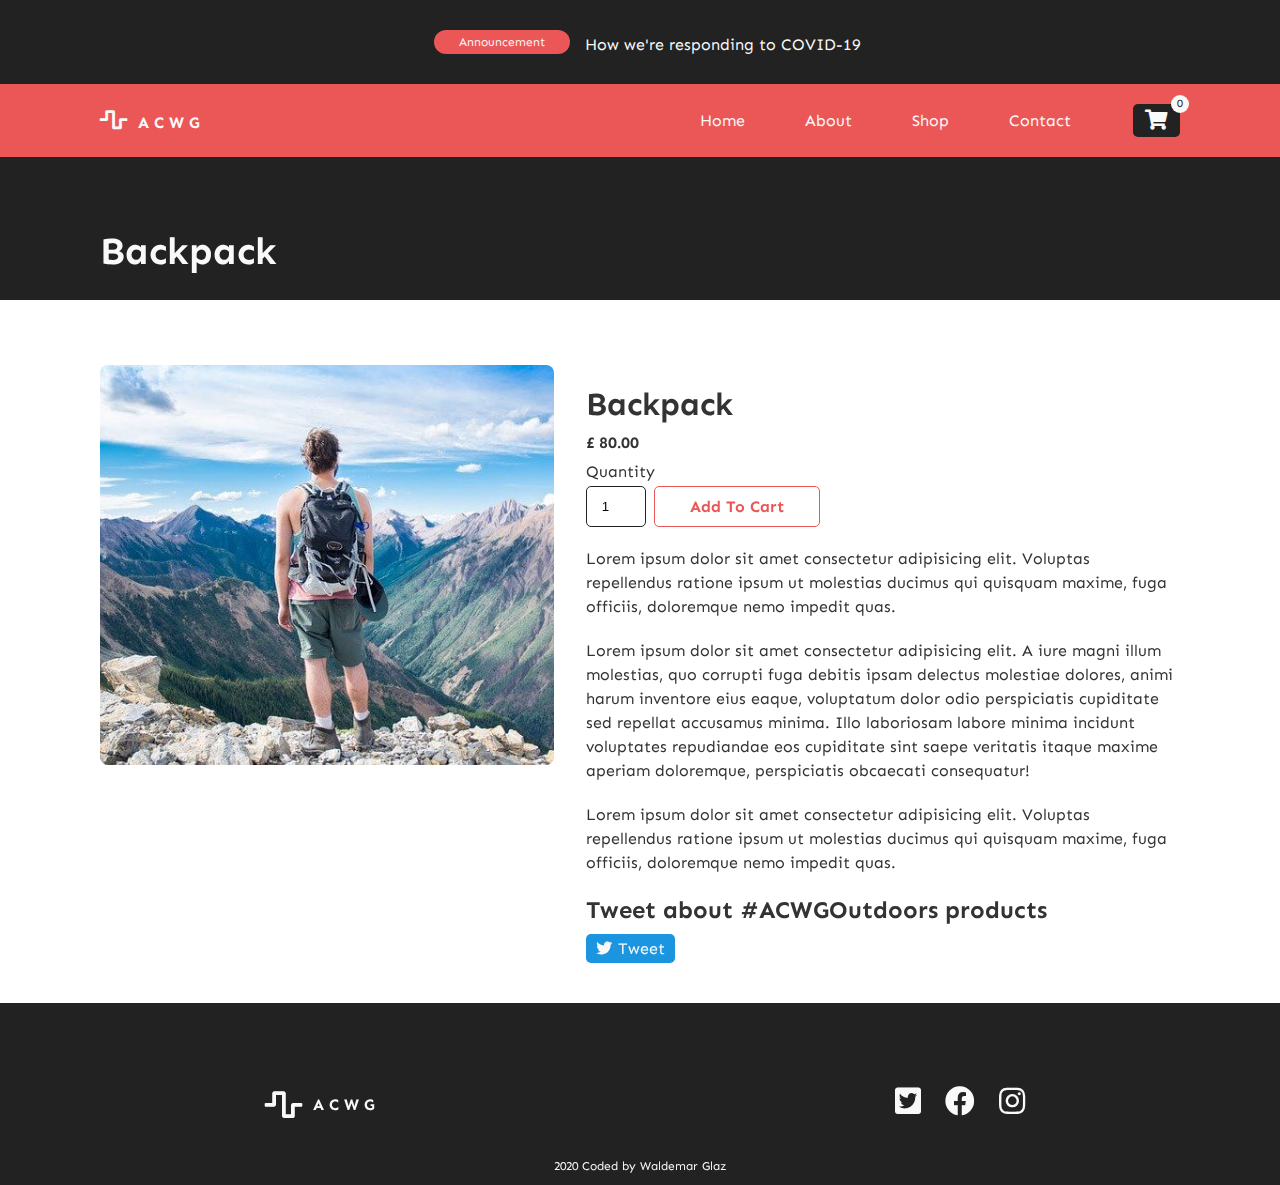
<file: pages/product-backpack.html>
<!DOCTYPE html>
<html lang="en">
<!-- https://biznus-template.webflow.io/ -->

<head>
    <meta charset="UTF-8" />
    <meta name="viewport" content="width=device-width, initial-scale=1.0" />
    <title>A C W G Backpack</title>
    <!-- font awsome  -->
    <link rel="stylesheet" href="https://cdnjs.cloudflare.com/ajax/libs/font-awesome/5.13.0/css/all.min.css" />
    <!-- goggle fonts  -->
    <link href="https://fonts.googleapis.com/css?family=Sen:400,700&display=swap" rel="stylesheet" />
    <!-- custom css -->
    <link rel="stylesheet" href="../sass/style.css" />
    <script src="../javascript/hamburger.js" defer></script>
    <script src="../javascript/cart.js" defer></script>
</head>

<body>
    <div class="cart-container">
        <div class="cart-header">
            <h3 class="cart-title">Your Cart</h3>
            <i class="fas fa-times"></i>
        </div>
        <div class="cart-items">No items found.</div>
    </div>
    <div class="top-banner">
        <a href="announcment.html" class="btn btn-pill alert">Announcement</a>
        <div class="top-banner-text">How we're responding to COVID-19</div>
    </div>
    <div class="navbar container">
        <div class="logo"><a href="../index.html"><i class="fas fa-wave-square"></i>A C W G</a></div>
        <div class="cart-nav-wrapper">
            <div class="cart"><i class="fas fa-shopping-cart"></i></div>
            <div class="hamburger"><i class="fas fa-bars"></i></div>
        </div>
        <nav>
            <ul>
                <li><a class="nav-link" href="../index.html">home</a></li>
                <li><a class="nav-link" href="about.html">about</a></li>
                <li><a class="nav-link" href="shop.html">shop</a></li>
                <li><a class="nav-link" href="contact.html">contact</a></li>
            </ul>
        </nav>
    </div>
    <div class="small-hero container">
        <h1 class="heading">Backpack</h1>
    </div>
    <section class="section individual-product container">
        <div class="product-bg-img backpack"></div>
        <div class="product-description">
            <h2 class="product-name">Backpack</h2>
            <div class="product-price">£ 80.00</div>
            <div class="quantity">Quantity</div>
            <div class="order-wrapper">
                <input type="number" value="1">
                <a href="" class="btn large">Add to cart</a>
            </div>
            <div class="product-paragraphs">
                <p>Lorem ipsum dolor sit amet consectetur adipisicing elit. Voluptas repellendus ratione ipsum ut
                    molestias
                    ducimus qui quisquam maxime, fuga officiis, doloremque nemo impedit quas.</p>
                <p>Lorem ipsum dolor sit amet consectetur adipisicing elit. A iure magni illum molestias, quo corrupti
                    fuga
                    debitis ipsam delectus molestiae dolores, animi harum inventore eius eaque, voluptatum dolor odio
                    perspiciatis cupiditate sed repellat accusamus minima. Illo laboriosam labore minima incidunt
                    voluptates
                    repudiandae eos cupiditate sint saepe veritatis itaque maxime aperiam doloremque, perspiciatis
                    obcaecati
                    consequatur!</p>
                <p>Lorem ipsum dolor sit amet consectetur adipisicing elit. Voluptas repellendus ratione ipsum ut
                    molestias
                    ducimus qui quisquam maxime, fuga officiis, doloremque nemo impedit quas.</p>
            </div>
            <div class="tweet-link">
                <p>Tweet about #ACWGOutdoors products</p>
                <a href="#" class="btn"><i class="fab fa-twitter"></i>Tweet</a>
            </div>
        </div>

    </section>

    <footer class="footer">
        <div class="footer-logo"><i class="fas fa-wave-square"></i>A C W G</div>
        <div class="socials">
            <a href="https://twitter.com/explore" target="_blank" rel="noopener"><i
                    class="fab fa-twitter-square"></i></a><a href="https://www.facebook.com/waldemar.glaz"
                target="_blank" rel="noopener"><i class="fab fa-facebook"></i></a>
            <a href="https://www.instagram.com/glazjitsu/?hl=en" target="_blank" rel="noopener"><i
                    class="fab fa-instagram"></i></a>
        </div>
        <div class="small-footer">2020 Coded by Waldemar Glaz</div>
    </footer>
</body>

</html>
</file>
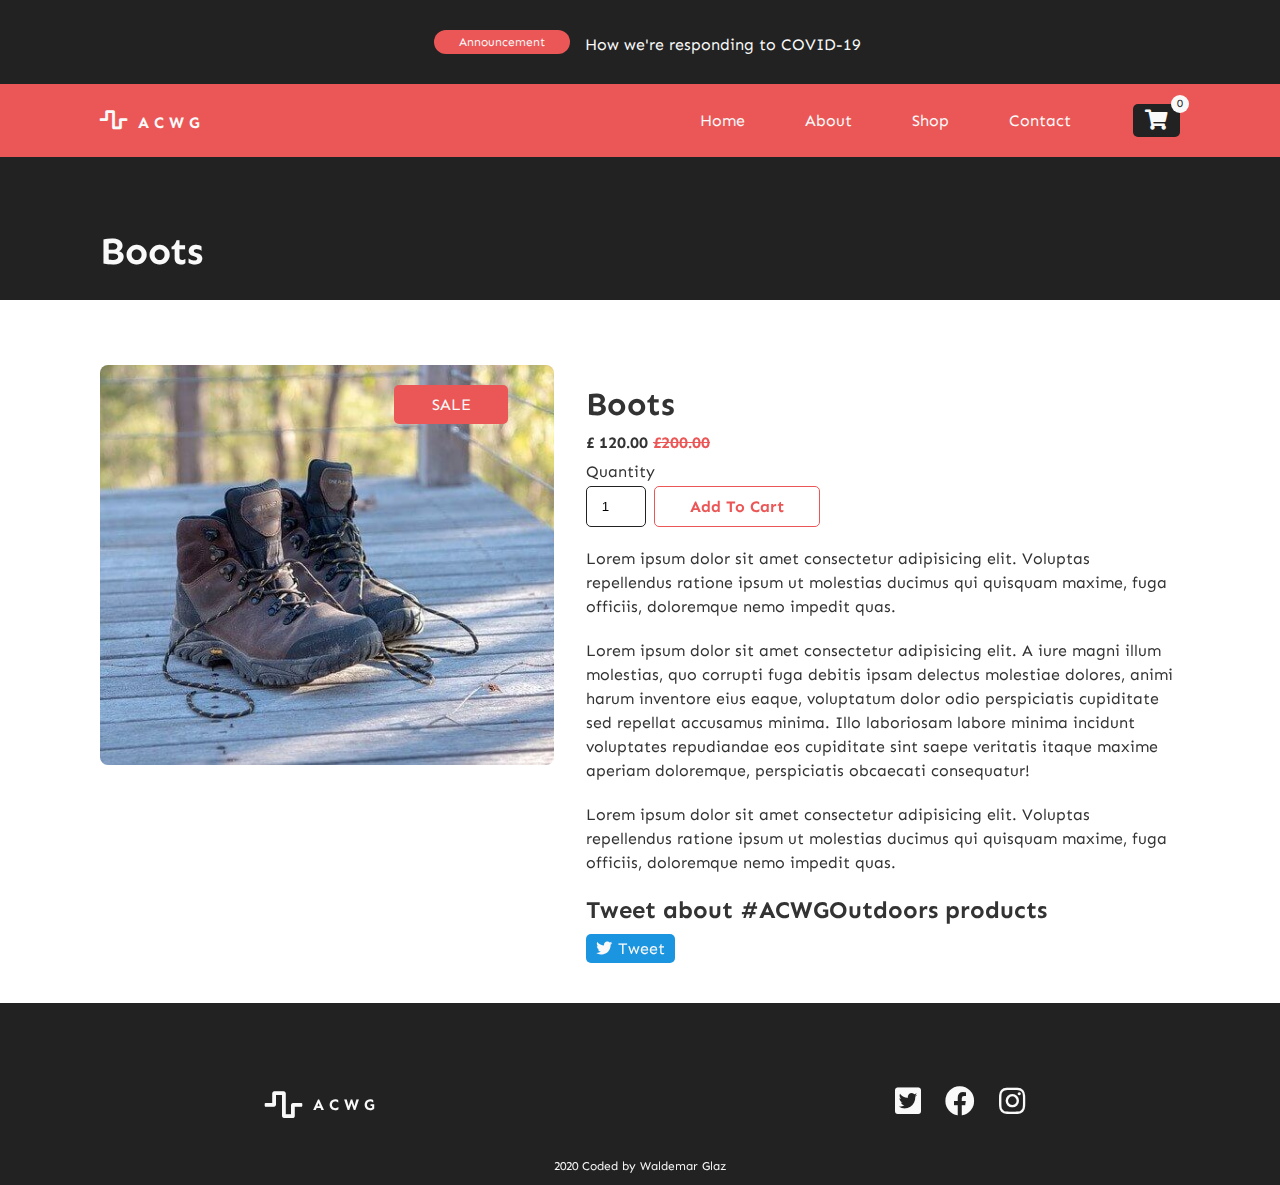
<file: pages/product-boots.html>
<!DOCTYPE html>
<html lang="en">
<!-- https://biznus-template.webflow.io/ -->

<head>
    <meta charset="UTF-8" />
    <meta name="viewport" content="width=device-width, initial-scale=1.0" />
    <title>A C W G Boots</title>
    <!-- font awsome  -->
    <link rel="stylesheet" href="https://cdnjs.cloudflare.com/ajax/libs/font-awesome/5.13.0/css/all.min.css" />
    <!-- goggle fonts  -->
    <link href="https://fonts.googleapis.com/css?family=Sen:400,700&display=swap" rel="stylesheet" />
    <!-- custom css -->
    <link rel="stylesheet" href="../sass/style.css" />
    <script src="../javascript/hamburger.js" defer></script>
    <script src="../javascript/cart.js" defer></script>
</head>

<body>
    <div class="cart-container">
        <div class="cart-header">
            <h3 class="cart-title">Your Cart</h3>
            <i class="fas fa-times"></i>
        </div>
        <div class="cart-items">No items found.</div>
    </div>
    <div class="top-banner">
        <a href="announcment.html" class="btn btn-pill alert">Announcement</a>
        <div class="top-banner-text">How we're responding to COVID-19</div>
    </div>
    <div class="navbar container">
        <div class="logo"><a href="../index.html"><i class="fas fa-wave-square"></i>A C W G</a></div>
        <div class="cart-nav-wrapper">
            <div class="cart"><i class="fas fa-shopping-cart"></i></div>
            <div class="hamburger"><i class="fas fa-bars"></i></div>
        </div>
        <nav>
            <ul>
                <li><a class="nav-link" href="../index.html">home</a></li>
                <li><a class="nav-link" href="about.html">about</a></li>
                <li><a class="nav-link" href="shop.html">shop</a></li>
                <li><a class="nav-link" href="contact.html">contact</a></li>
            </ul>
        </nav>
    </div>
    <div class="small-hero container">
        <h1 class="heading">Boots</h1>
    </div>
    <section class="section individual-product container">
        <div class="product-bg-img boots sale"></div>
        <div class="product-description">
            <h2 class="product-name">Boots</h2>
            <div class="product-price">£ 120.00 <span class="sale">£200.00</span></div>
            <div class="quantity">Quantity</div>
            <div class="order-wrapper">
                <input type="number" value="1">
                <a href="" class="btn large">Add to cart</a>
            </div>
            <div class="product-paragraphs">
                <p>Lorem ipsum dolor sit amet consectetur adipisicing elit. Voluptas repellendus ratione ipsum ut
                    molestias
                    ducimus qui quisquam maxime, fuga officiis, doloremque nemo impedit quas.</p>
                <p>Lorem ipsum dolor sit amet consectetur adipisicing elit. A iure magni illum molestias, quo corrupti
                    fuga
                    debitis ipsam delectus molestiae dolores, animi harum inventore eius eaque, voluptatum dolor odio
                    perspiciatis cupiditate sed repellat accusamus minima. Illo laboriosam labore minima incidunt
                    voluptates
                    repudiandae eos cupiditate sint saepe veritatis itaque maxime aperiam doloremque, perspiciatis
                    obcaecati
                    consequatur!</p>
                <p>Lorem ipsum dolor sit amet consectetur adipisicing elit. Voluptas repellendus ratione ipsum ut
                    molestias
                    ducimus qui quisquam maxime, fuga officiis, doloremque nemo impedit quas.</p>
            </div>
            <div class="tweet-link">
                <p>Tweet about #ACWGOutdoors products</p>
                <a href="#" class="btn"><i class="fab fa-twitter"></i>Tweet</a>
            </div>
        </div>

    </section>

    <footer class="footer">
        <div class="footer-logo"><i class="fas fa-wave-square"></i>A C W G</div>
        <div class="socials">
            <a href="https://twitter.com/explore" target="_blank" rel="noopener"><i
                    class="fab fa-twitter-square"></i></a><a href="https://www.facebook.com/waldemar.glaz"
                target="_blank" rel="noopener"><i class="fab fa-facebook"></i></a>
            <a href="https://www.instagram.com/glazjitsu/?hl=en" target="_blank" rel="noopener"><i
                    class="fab fa-instagram"></i></a>
        </div>
        <div class="small-footer">2020 Coded by Waldemar Glaz</div>
    </footer>

</body>

</html>
</file>
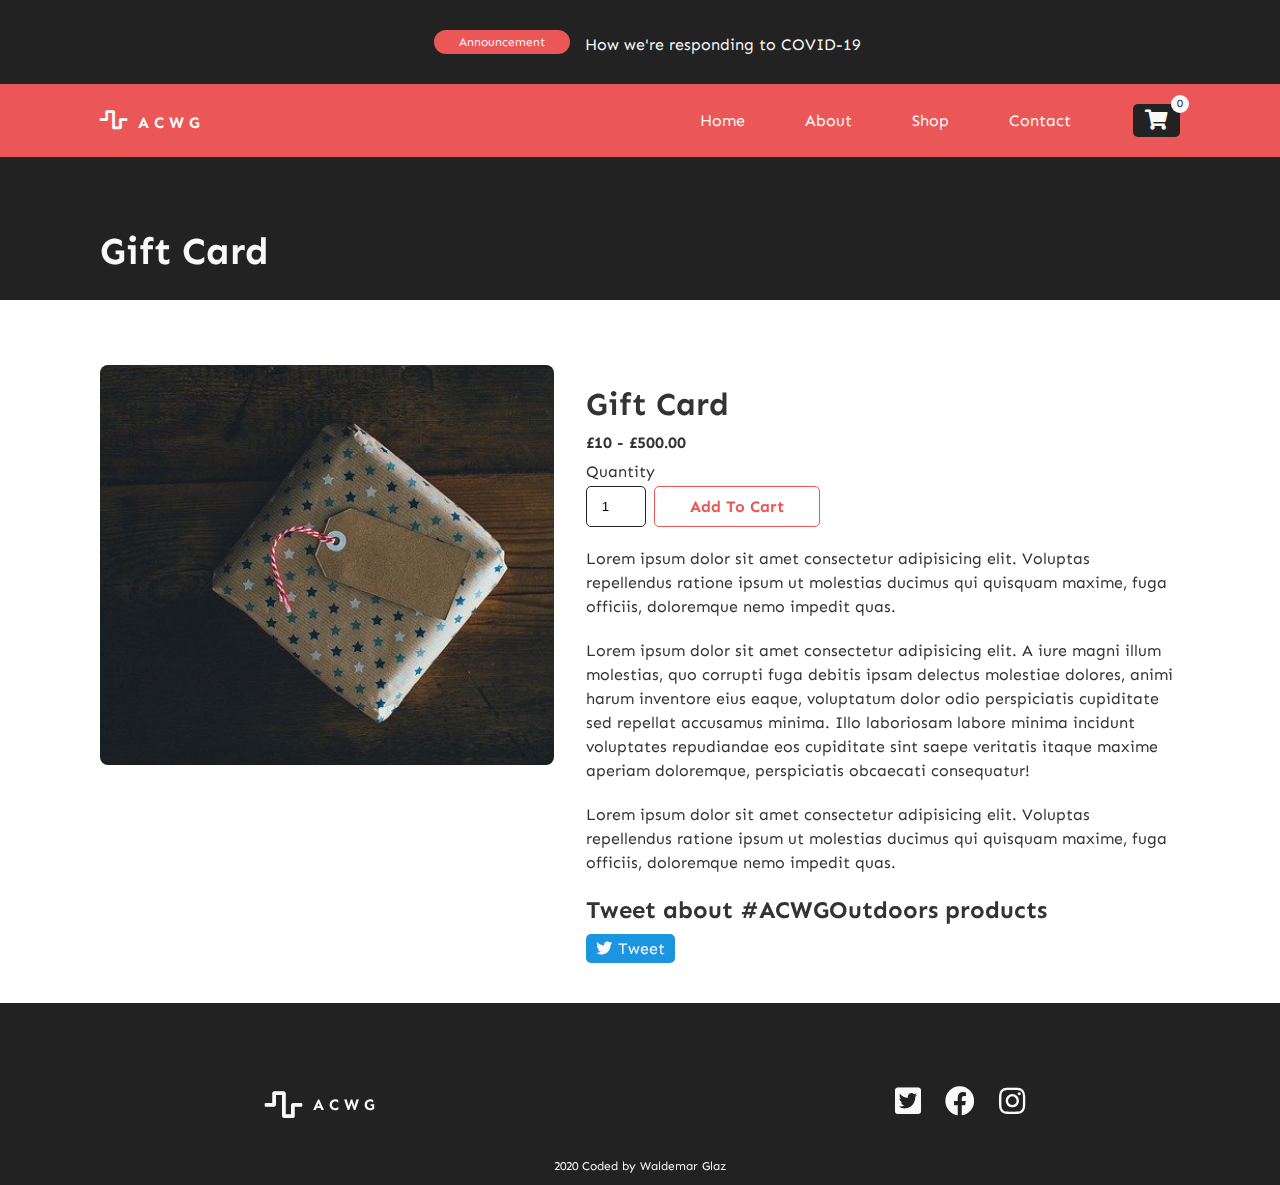
<file: pages/product-giftcard.html>
<!DOCTYPE html>
<html lang="en">
<!-- https://biznus-template.webflow.io/ -->

<head>
    <meta charset="UTF-8" />
    <meta name="viewport" content="width=device-width, initial-scale=1.0" />
    <title>A C W G Yellow Gift Card</title>
    <!-- font awsome  -->
    <link rel="stylesheet" href="https://cdnjs.cloudflare.com/ajax/libs/font-awesome/5.13.0/css/all.min.css" />
    <!-- goggle fonts  -->
    <link href="https://fonts.googleapis.com/css?family=Sen:400,700&display=swap" rel="stylesheet" />
    <!-- custom css -->
    <link rel="stylesheet" href="../sass/style.css" />
    <script src="../javascript/hamburger.js" defer></script>
    <script src="../javascript/cart.js" defer></script>
</head>

<body>
    <div class="cart-container">
        <div class="cart-header">
            <h3 class="cart-title">Your Cart</h3>
            <i class="fas fa-times"></i>
        </div>
        <div class="cart-items">No items found.</div>
    </div>
    <div class="top-banner">
        <a href="announcment.html" class="btn btn-pill alert">Announcement</a>
        <div class="top-banner-text">How we're responding to COVID-19</div>
    </div>
    <div class="navbar container">
        <div class="logo"><a href="../index.html"><i class="fas fa-wave-square"></i>A C W G</a></div>
        <div class="cart-nav-wrapper">
            <div class="cart"><i class="fas fa-shopping-cart"></i></div>
            <div class="hamburger"><i class="fas fa-bars"></i></div>
        </div>
        <nav>
            <ul>
                <li><a class="nav-link" href="../index.html">home</a></li>
                <li><a class="nav-link" href="about.html">about</a></li>
                <li><a class="nav-link" href="shop.html">shop</a></li>
                <li><a class="nav-link" href="contact.html">contact</a></li>
            </ul>
        </nav>
    </div>
    <div class="small-hero container">
        <h1 class="heading">Gift Card</h1>
    </div>
    <section class="section individual-product container">
        <div class="product-bg-img giftcard"></div>
        <div class="product-description">
            <h2 class="product-name">Gift Card</h2>
            <div class="product-price">£10 - £500.00</div>
            <div class="quantity">Quantity</div>
            <div class="order-wrapper">
                <input type="number" value="1">
                <a href="" class="btn large">Add to cart</a>
            </div>
            <div class="product-paragraphs">
                <p>Lorem ipsum dolor sit amet consectetur adipisicing elit. Voluptas repellendus ratione ipsum ut
                    molestias
                    ducimus qui quisquam maxime, fuga officiis, doloremque nemo impedit quas.</p>
                <p>Lorem ipsum dolor sit amet consectetur adipisicing elit. A iure magni illum molestias, quo corrupti
                    fuga
                    debitis ipsam delectus molestiae dolores, animi harum inventore eius eaque, voluptatum dolor odio
                    perspiciatis cupiditate sed repellat accusamus minima. Illo laboriosam labore minima incidunt
                    voluptates
                    repudiandae eos cupiditate sint saepe veritatis itaque maxime aperiam doloremque, perspiciatis
                    obcaecati
                    consequatur!</p>
                <p>Lorem ipsum dolor sit amet consectetur adipisicing elit. Voluptas repellendus ratione ipsum ut
                    molestias
                    ducimus qui quisquam maxime, fuga officiis, doloremque nemo impedit quas.</p>
            </div>
            <div class="tweet-link">
                <p>Tweet about #ACWGOutdoors products</p>
                <a href="#" class="btn"><i class="fab fa-twitter"></i>Tweet</a>
            </div>
        </div>

    </section>

    <footer class="footer">
        <div class="footer-logo"><i class="fas fa-wave-square"></i>A C W G</div>
        <div class="socials">
            <a href="https://twitter.com/explore" target="_blank" rel="noopener"><i
                    class="fab fa-twitter-square"></i></a><a href="https://www.facebook.com/waldemar.glaz"
                target="_blank" rel="noopener"><i class="fab fa-facebook"></i></a>
            <a href="https://www.instagram.com/glazjitsu/?hl=en target=" _blank" rel="noopener"><i
                    class="fab fa-instagram"></i></a>
        </div>
        <div class="small-footer">2020 Coded by Waldemar Glaz</div>
    </footer>
</body>

</html>
</file>
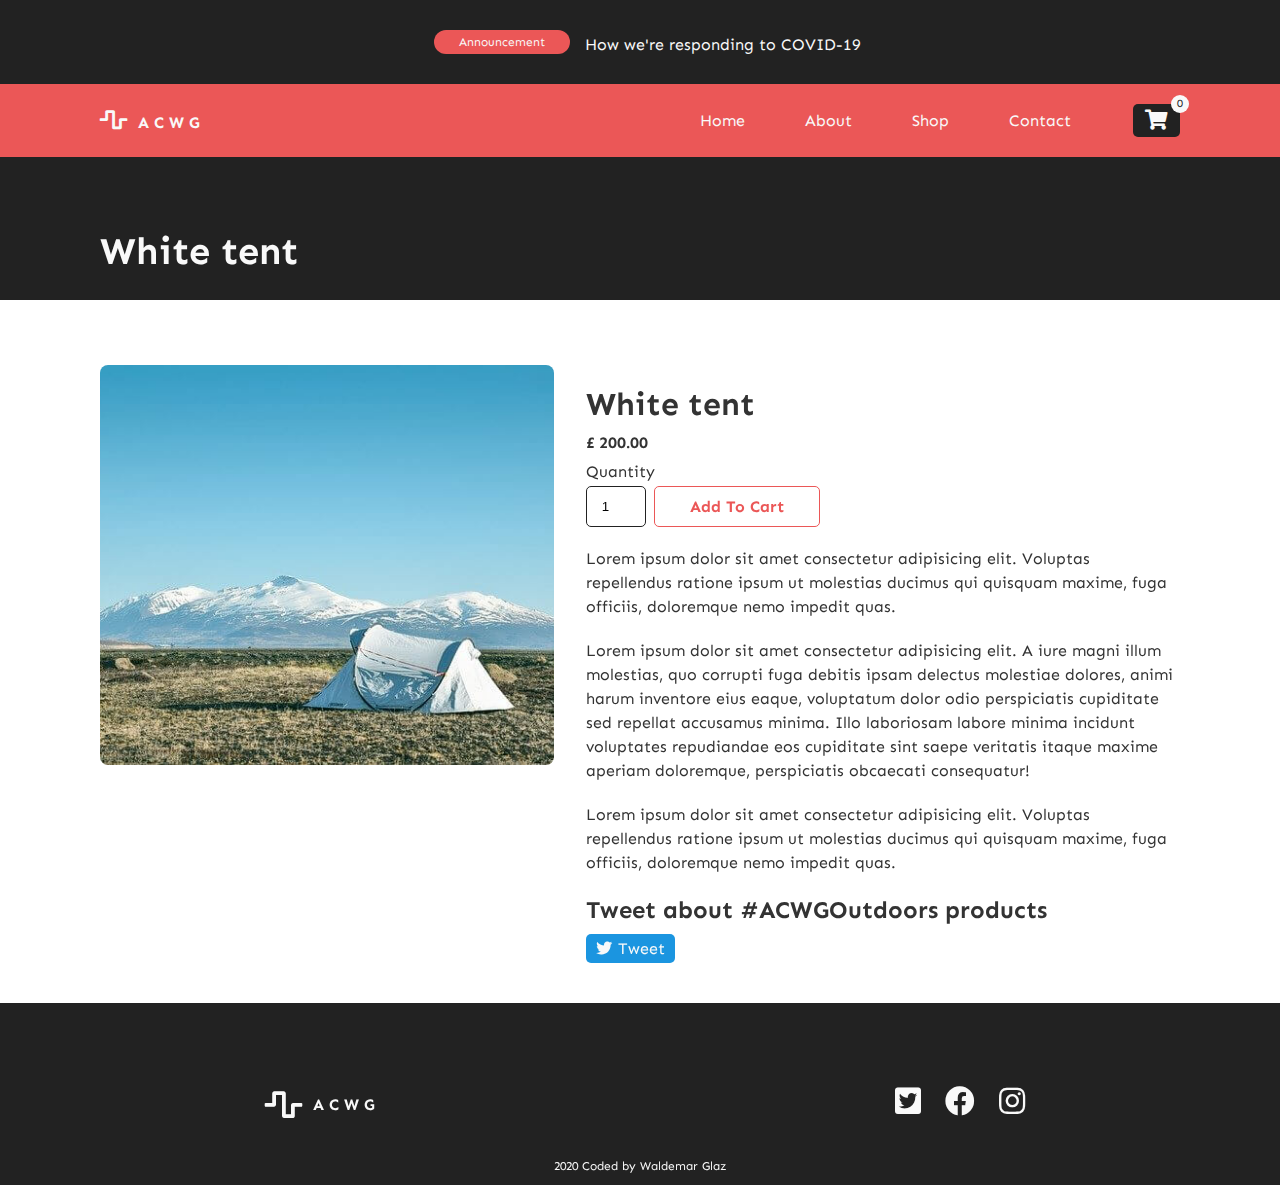
<file: pages/product-white-tent.html>
<!DOCTYPE html>
<html lang="en">
<!-- https://biznus-template.webflow.io/ -->

<head>
    <meta charset="UTF-8" />
    <meta name="viewport" content="width=device-width, initial-scale=1.0" />
    <title>A C W G White tent</title>
    <!-- font awsome  -->
    <link rel="stylesheet" href="https://cdnjs.cloudflare.com/ajax/libs/font-awesome/5.13.0/css/all.min.css" />
    <!-- goggle fonts  -->
    <link href="https://fonts.googleapis.com/css?family=Sen:400,700&display=swap" rel="stylesheet" />
    <!-- custom css -->
    <link rel="stylesheet" href="../sass/style.css" />
    <script src="../javascript/hamburger.js" defer></script>
    <script src="../javascript/cart.js" defer></script>
</head>

<body>
    <div class="cart-container">
        <div class="cart-header">
            <h3 class="cart-title">Your Cart</h3>
            <i class="fas fa-times"></i>
        </div>
        <div class="cart-items">No items found.</div>
    </div>
    <div class="top-banner">
        <a href="announcment.html" class="btn btn-pill alert">Announcement</a>
        <div class="top-banner-text">How we're responding to COVID-19</div>
    </div>
    <div class="navbar container">
        <div class="logo"><a href="../index.html"><i class="fas fa-wave-square"></i>A C W G</a></div>
        <div class="cart-nav-wrapper">
            <div class="cart"><i class="fas fa-shopping-cart"></i></div>
            <div class="hamburger"><i class="fas fa-bars"></i></div>
        </div>
        <nav>
            <ul>
                <li><a class="nav-link" href="../index.html">home</a></li>
                <li><a class="nav-link" href="about.html">about</a></li>
                <li><a class="nav-link" href="shop.html">shop</a></li>
                <li><a class="nav-link" href="contact.html">contact</a></li>
            </ul>
        </nav>
    </div>
    <div class="small-hero container">
        <h1 class="heading">White tent</h1>
    </div>
    <section class="section individual-product container">
        <div class="product-bg-img white-tent"></div>
        <div class="product-description">
            <h2 class="product-name">White tent</h2>
            <div class="product-price">£ 200.00</div>
            <div class="quantity">Quantity</div>
            <div class="order-wrapper">
                <input type="number" value="1">
                <a href="" class="btn large">Add to cart</a>
            </div>
            <div class="product-paragraphs">
                <p>Lorem ipsum dolor sit amet consectetur adipisicing elit. Voluptas repellendus ratione ipsum ut
                    molestias
                    ducimus qui quisquam maxime, fuga officiis, doloremque nemo impedit quas.</p>
                <p>Lorem ipsum dolor sit amet consectetur adipisicing elit. A iure magni illum molestias, quo corrupti
                    fuga
                    debitis ipsam delectus molestiae dolores, animi harum inventore eius eaque, voluptatum dolor odio
                    perspiciatis cupiditate sed repellat accusamus minima. Illo laboriosam labore minima incidunt
                    voluptates
                    repudiandae eos cupiditate sint saepe veritatis itaque maxime aperiam doloremque, perspiciatis
                    obcaecati
                    consequatur!</p>
                <p>Lorem ipsum dolor sit amet consectetur adipisicing elit. Voluptas repellendus ratione ipsum ut
                    molestias
                    ducimus qui quisquam maxime, fuga officiis, doloremque nemo impedit quas.</p>
            </div>
            <div class="tweet-link">
                <p>Tweet about #ACWGOutdoors products</p>
                <a href="#" class="btn"><i class="fab fa-twitter"></i>Tweet</a>
            </div>
        </div>

    </section>

    <footer class="footer">
        <div class="footer-logo"><i class="fas fa-wave-square"></i>A C W G</div>
        <div class="socials">
            <a href="https://twitter.com/explore" target="_blank" rel="noopener"><i
                    class="fab fa-twitter-square"></i></a><a href="https://www.facebook.com/waldemar.glaz"
                target="_blank" rel="noopener"><i class="fab fa-facebook"></i></a>
            <a href="https://www.instagram.com/glazjitsu/?hl=en" target="_blank" rel="noopener"><i
                    class="fab fa-instagram"></i></a>
        </div>
        <div class="small-footer">2020 Coded by Waldemar Glaz</div>
    </footer>
</body>

</html>
</file>
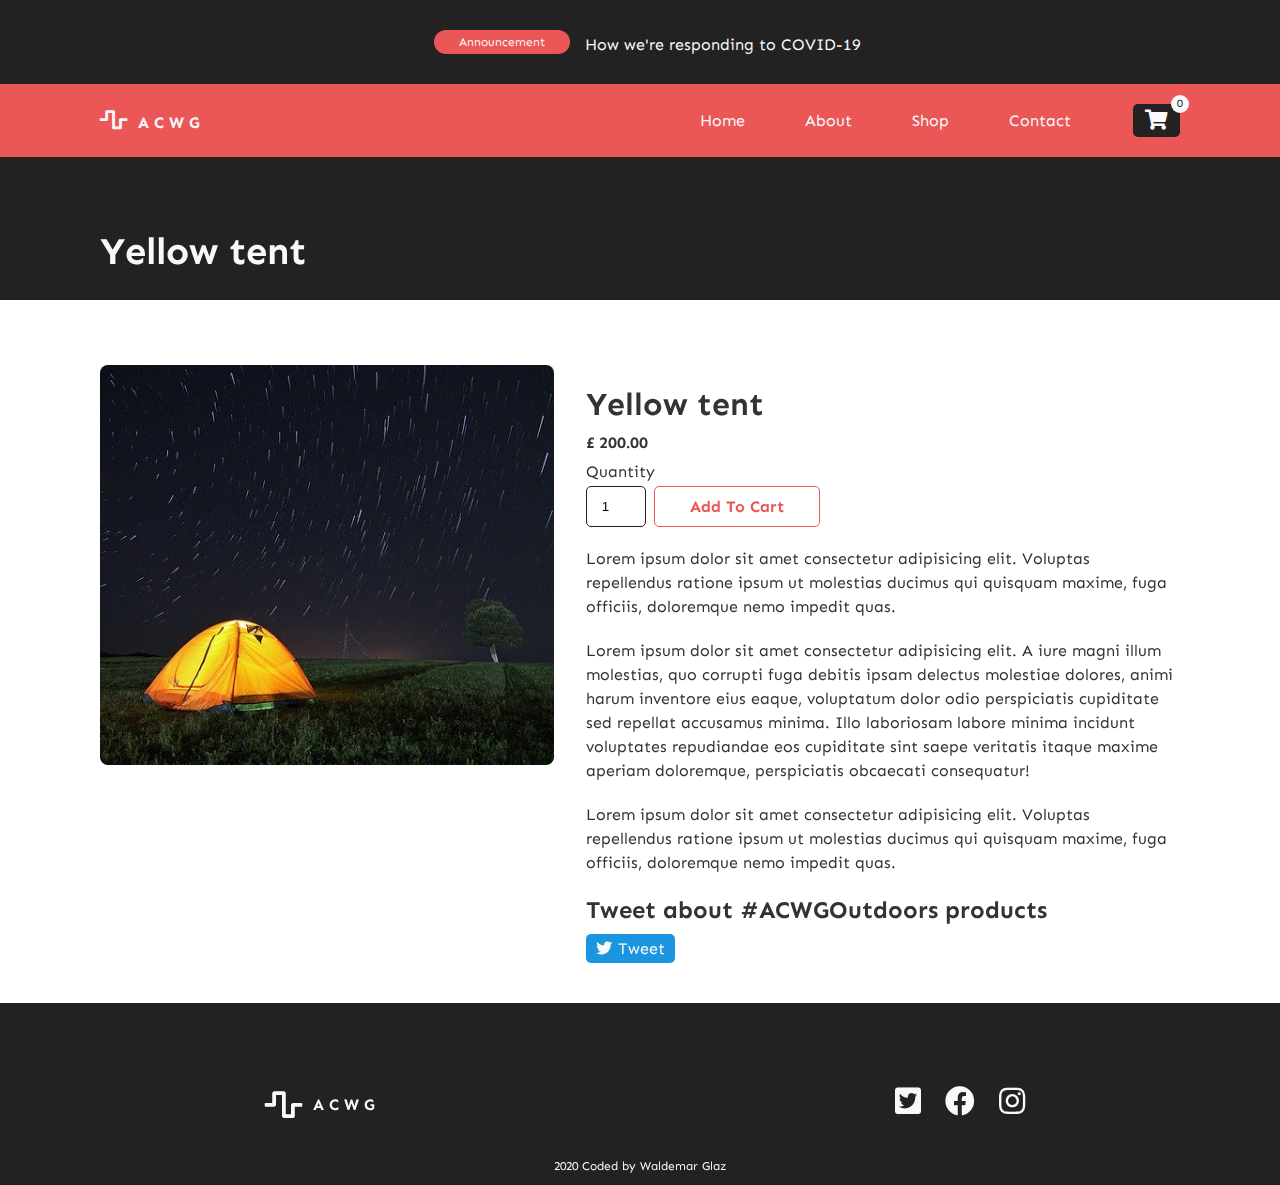
<file: pages/product-yellow-tent.html>
<!DOCTYPE html>
<html lang="en">
<!-- https://biznus-template.webflow.io/ -->

<head>
    <meta charset="UTF-8" />
    <meta name="viewport" content="width=device-width, initial-scale=1.0" />
    <title>A C W G Yellow tent</title>
    <!-- font awsome  -->
    <link rel="stylesheet" href="https://cdnjs.cloudflare.com/ajax/libs/font-awesome/5.13.0/css/all.min.css" />
    <!-- goggle fonts  -->
    <link href="https://fonts.googleapis.com/css?family=Sen:400,700&display=swap" rel="stylesheet" />
    <!-- custom css -->
    <link rel="stylesheet" href="../sass/style.css" />
    <script src="../javascript/hamburger.js" defer></script>
    <script src="../javascript/cart.js" defer></script>
</head>

<body>
    <div class="cart-container">
        <div class="cart-header">
            <h3 class="cart-title">Your Cart</h3>
            <i class="fas fa-times"></i>
        </div>
        <div class="cart-items">No items found.</div>
    </div>
    <div class="top-banner">
        <a href="announcment.html" class="btn btn-pill alert">Announcement</a>
        <div class="top-banner-text">How we're responding to COVID-19</div>
    </div>
    <div class="navbar container">
        <div class="logo"><a href="../index.html"><i class="fas fa-wave-square"></i>A C W G</a></div>
        <div class="cart-nav-wrapper">
            <div class="cart"><i class="fas fa-shopping-cart"></i></div>
            <div class="hamburger"><i class="fas fa-bars"></i></div>
        </div>
        <nav>
            <ul>
                <li><a class="nav-link" href="../index.html">home</a></li>
                <li><a class="nav-link" href="about.html">about</a></li>
                <li><a class="nav-link" href="shop.html">shop</a></li>
                <li><a class="nav-link" href="contact.html">contact</a></li>
            </ul>
        </nav>
    </div>
    <div class="small-hero container">
        <h1 class="heading">Yellow tent</h1>
    </div>
    <section class="section individual-product container">
        <div class="product-bg-img yellow-tent"></div>
        <div class="product-description">
            <h2 class="product-name">Yellow tent</h2>
            <div class="product-price">£ 200.00</div>
            <div class="quantity">Quantity</div>
            <div class="order-wrapper">
                <input type="number" value="1">
                <a href="" class="btn large">Add to cart</a>
            </div>
            <div class="product-paragraphs">
                <p>Lorem ipsum dolor sit amet consectetur adipisicing elit. Voluptas repellendus ratione ipsum ut
                    molestias
                    ducimus qui quisquam maxime, fuga officiis, doloremque nemo impedit quas.</p>
                <p>Lorem ipsum dolor sit amet consectetur adipisicing elit. A iure magni illum molestias, quo corrupti
                    fuga
                    debitis ipsam delectus molestiae dolores, animi harum inventore eius eaque, voluptatum dolor odio
                    perspiciatis cupiditate sed repellat accusamus minima. Illo laboriosam labore minima incidunt
                    voluptates
                    repudiandae eos cupiditate sint saepe veritatis itaque maxime aperiam doloremque, perspiciatis
                    obcaecati
                    consequatur!</p>
                <p>Lorem ipsum dolor sit amet consectetur adipisicing elit. Voluptas repellendus ratione ipsum ut
                    molestias
                    ducimus qui quisquam maxime, fuga officiis, doloremque nemo impedit quas.</p>
            </div>
            <div class="tweet-link">
                <p>Tweet about #ACWGOutdoors products</p>
                <a href="#" class="btn"><i class="fab fa-twitter"></i>Tweet</a>
            </div>
        </div>

    </section>

    <footer class="footer">
        <div class="footer-logo"><i class="fas fa-wave-square"></i>A C W G</div>
        <div class="socials">
            <a href="https://twitter.com/explore" target="_blank" rel="noopener"><i
                    class="fab fa-twitter-square"></i></a><a href="https://www.facebook.com/waldemar.glaz"
                target="_blank" rel="noopener"><i class="fab fa-facebook"></i></a>
            <a href="https://www.instagram.com/glazjitsu/?hl=en" target="_blank" rel="noopener"><i
                    class="fab fa-instagram"></i></a>
        </div>
        <div class="small-footer">2020 Coded by Waldemar Glaz</div>
    </footer>
</body>

</html>
</file>
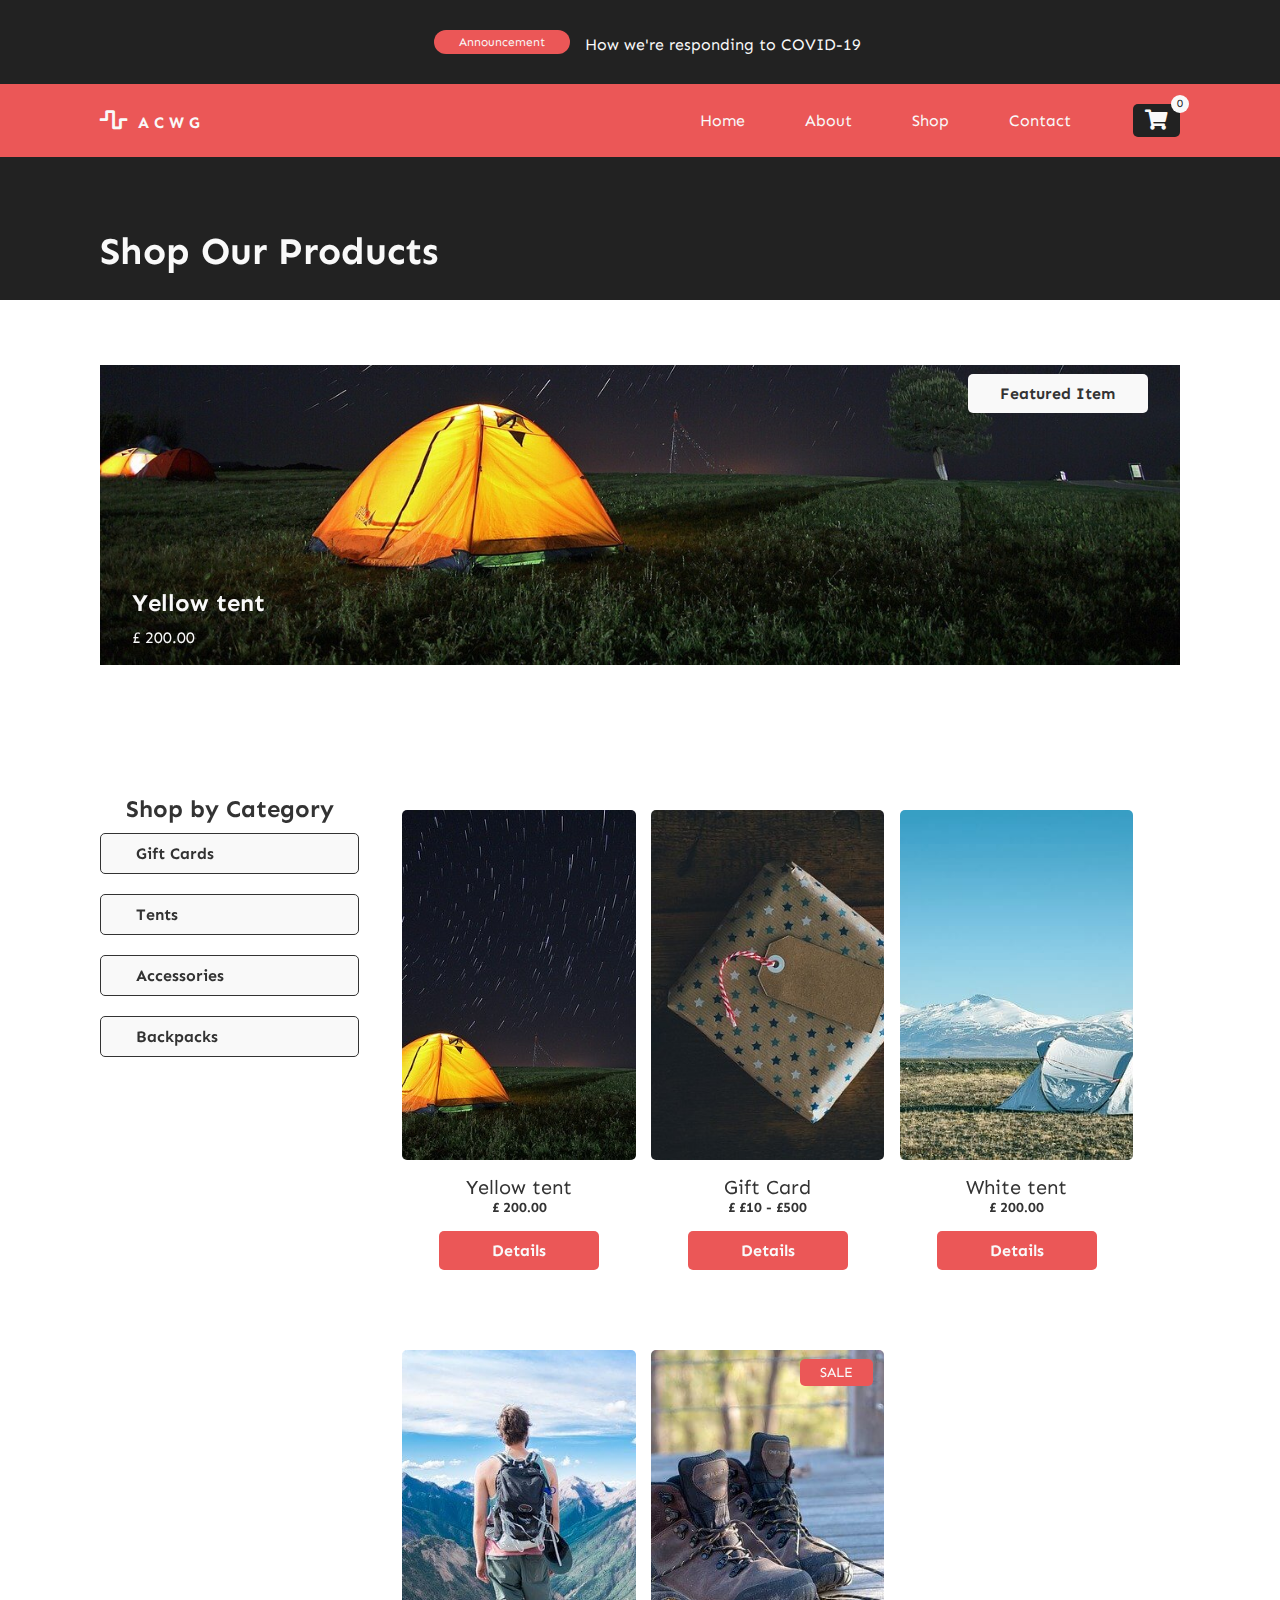
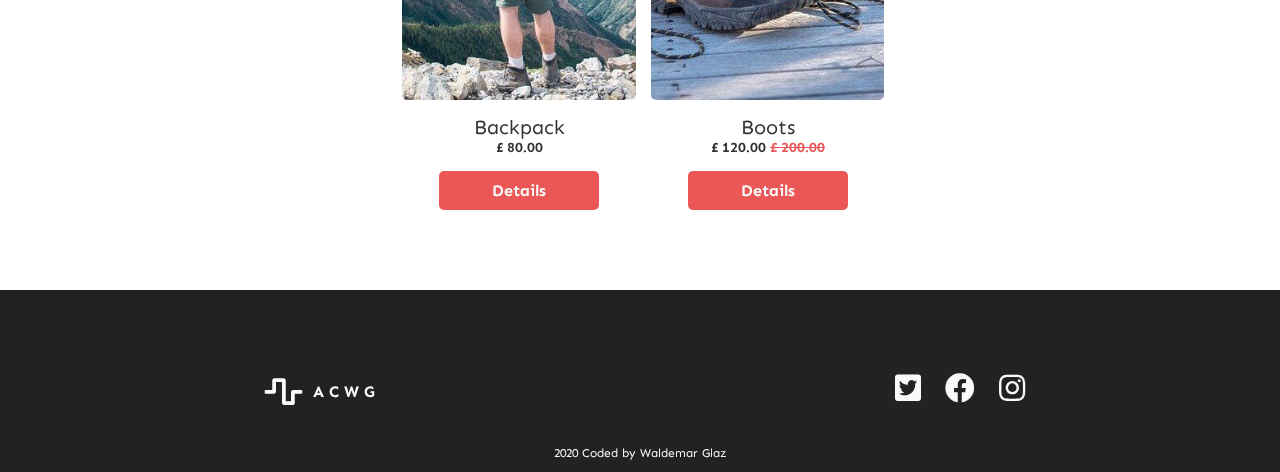
<file: pages/shop.html>
<!DOCTYPE html>
<html lang="en">
<!-- https://biznus-template.webflow.io/ -->

<head>
    <meta charset="UTF-8" />
    <meta name="viewport" content="width=device-width, initial-scale=1.0" />
    <title>A C W G Shop</title>
    <!-- font awsome  -->
    <link rel="stylesheet" href="https://cdnjs.cloudflare.com/ajax/libs/font-awesome/5.13.0/css/all.min.css" />
    <!-- goggle fonts  -->
    <link href="https://fonts.googleapis.com/css?family=Sen:400,700&display=swap" rel="stylesheet" />
    <!-- custom css -->
    <link rel="stylesheet" href="../sass/style.css" />
    <script src="../javascript/hamburger.js" defer></script>
    <script src="../javascript/cart.js" defer></script>
</head>

<body>
    <div class="cart-container">
        <div class="cart-header">
            <h3 class="cart-title">Your Cart</h3>
            <i class="fas fa-times"></i>
        </div>
        <div class="cart-items">No items found.</div>
    </div>
    <div class="top-banner">
        <a href="announcment.html" class="btn btn-pill alert">Announcement</a>
        <div class="top-banner-text">How we're responding to COVID-19</div>
    </div>
    <div class="navbar container">
        <div class="logo"><a href="../index.html"><i class="fas fa-wave-square"></i>A C W G</a></div>
        <div class="cart-nav-wrapper">
            <div class="cart"><i class="fas fa-shopping-cart"></i></div>
            <div class="hamburger"><i class="fas fa-bars"></i></div>
        </div>
        <nav>
            <ul>
                <li><a class="nav-link" href="../index.html">home</a></li>
                <li><a class="nav-link" href="about.html">about</a></li>
                <li><a class="nav-link" href="shop.html">shop</a></li>
                <li><a class="nav-link" href="contact.html">contact</a></li>
            </ul>
        </nav>
    </div>
    <div class="small-hero container">
        <h1 class="heading">Shop Our Products</h1>
    </div>
    <section class="section featured container">
        <div class="featured-product">
            <a href="#" class="btn btn-white medium disabled">Featured Item</a>
            <div class="product-name">Yellow tent</div>
            <div class="product-price">£ 200.00</div>
    </section>
    <section class="section container shop-content products">
        <div class="shop-navigation">
            <h2 class="shop-heading">Shop by Category</h2>

            <ul>
                <li><a href="gifcards.html" class="btn btn-white large">Gift Cards</a></li>
                <li><a href="tents.html" class="btn btn-white large">Tents</a></li>
                <li><a href="accessories.html" class="btn btn-white large">Accessories</a></li>
                <li><a href="backpacks.html" class="btn btn-white large">Backpacks</a></li>
            </ul>
        </div>
        <div class="shop-products">
            <div class="card">
                <div class="card-bg-image tent"></div>
                <div class="card-title">Yellow tent</div>
                <div class="card-text">£ 200.00</div>
                <a href="product-yellow-tent.html" class="btn alert medium">Details</a>
            </div>
            <div class="card">
                <div class="card-bg-image giftcard"></div>
                <div class="card-title">Gift Card</div>
                <div class="card-text">£ £10 - £500</div>
                <a href="product-giftcard.html" class="btn alert medium">Details</a>
            </div>
            <div class="card">
                <div class="card-bg-image tent-1"></div>
                <div class="card-title">White tent</div>
                <div class="card-text">£ 200.00</div>
                <a href="product-white-tent.html" class="btn alert medium">Details</a>
            </div>
            <div class="card">
                <div class="card-bg-image backpack"></div>
                <div class="card-title">Backpack</div>
                <div class="card-text">£ 80.00</div>
                <a href="product-backpack.html" class="btn alert medium">Details</a>
            </div>
            <div class="card sale">
                <div class="card-bg-image boots"></div>
                <div class="card-title">Boots</div>
                <div class="card-text">£ 120.00 <span>£ 200.00</span></div>
                <a href="product-boots.html" class="btn alert medium">Details</a>
            </div>
        </div>
        </div>
    </section>
    <footer class="footer">
        <div class="footer-logo"><i class="fas fa-wave-square"></i>A C W G</div>
        <div class="socials">
            <a href="https://twitter.com/explore" target="_blank" rel="noopener"><i
                    class="fab fa-twitter-square"></i></a><a href="https://www.facebook.com/waldemar.glaz"
                target="_blank" rel="noopener"><i class="fab fa-facebook"></i></a>
            <a href="https://www.instagram.com/glazjitsu/?hl=en" target="_blank" rel="noopener"><i
                    class="fab fa-instagram"></i></a>
        </div>
        <div class="small-footer">2020 Coded by Waldemar Glaz</div>
    </footer>

</body>

</html>
</file>
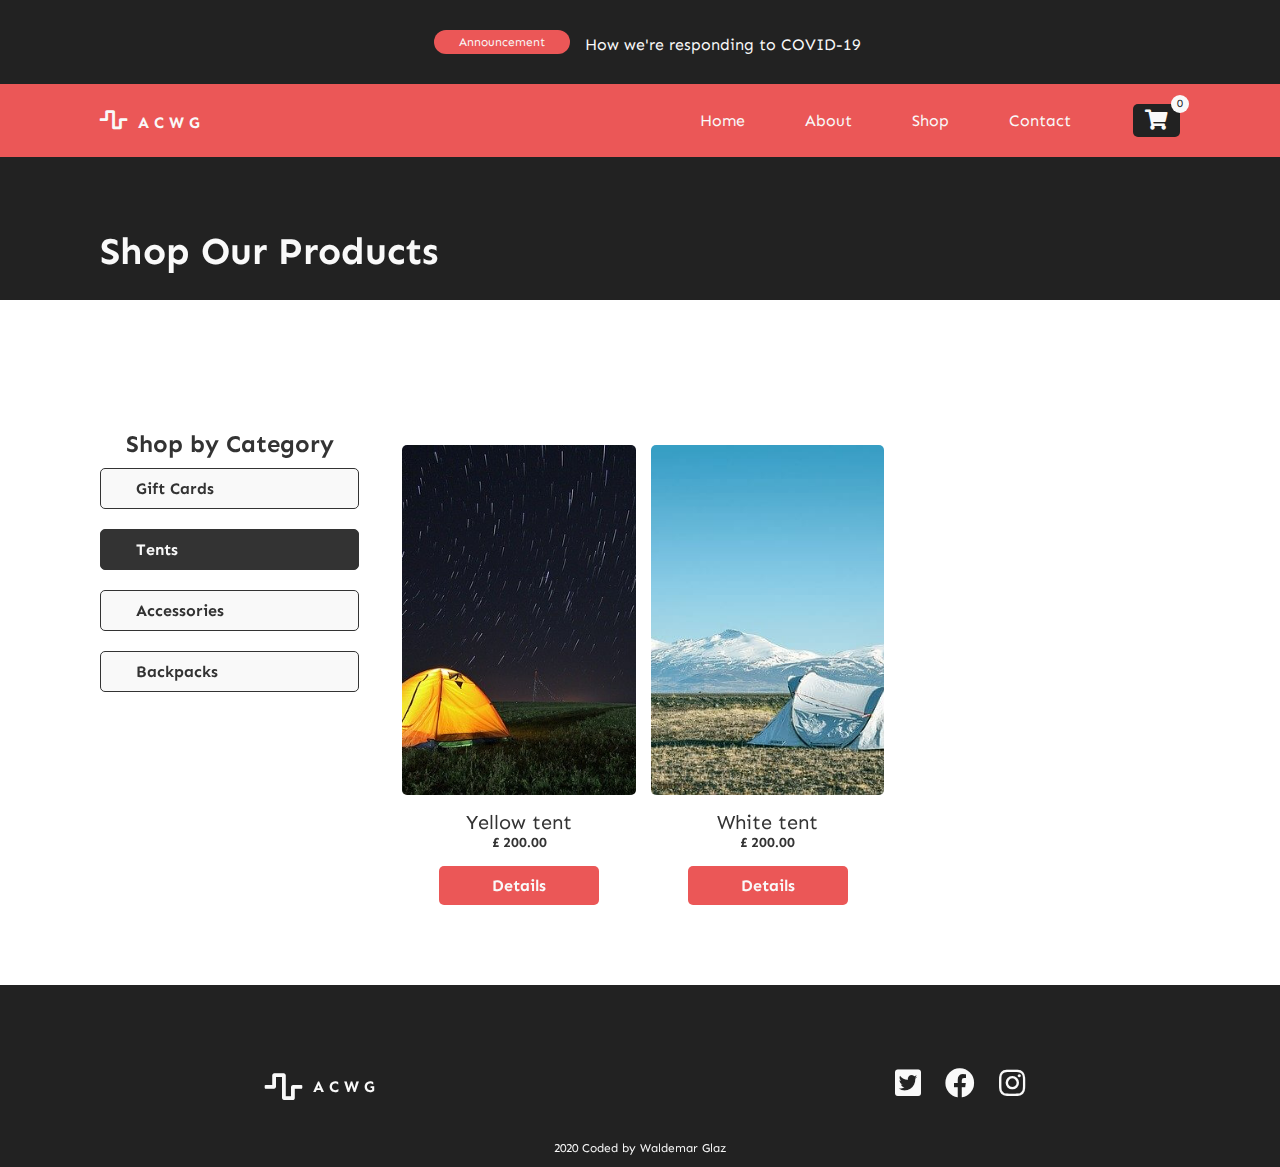
<file: pages/tents.html>
<!DOCTYPE html>
<html lang="en">
<!-- https://biznus-template.webflow.io/ -->

<head>
    <meta charset="UTF-8" />
    <meta name="viewport" content="width=device-width, initial-scale=1.0" />
    <title>A C W G Tents</title>
    <!-- font awsome  -->
    <link rel="stylesheet" href="https://cdnjs.cloudflare.com/ajax/libs/font-awesome/5.13.0/css/all.min.css" />
    <!-- goggle fonts  -->
    <link href="https://fonts.googleapis.com/css?family=Sen:400,700&display=swap" rel="stylesheet" />
    <!-- custom css -->
    <link rel="stylesheet" href="../sass/style.css" />
    <script src="../javascript/hamburger.js" defer></script>
    <script src="../javascript/cart.js" defer></script>
</head>

<body>
    <div class="cart-container">
        <div class="cart-header">
            <h3 class="cart-title">Your Cart</h3>
            <i class="fas fa-times"></i>
        </div>
        <div class="cart-items">No items found.</div>
    </div>
    <div class="top-banner">
        <a href="announcment.html" class="btn btn-pill alert">Announcement</a>
        <div class="top-banner-text">How we're responding to COVID-19</div>
    </div>
    <div class="navbar container">
        <div class="logo"><a href="../index.html"><i class="fas fa-wave-square"></i>A C W G</a></div>
        <div class="cart-nav-wrapper">
            <div class="cart"><i class="fas fa-shopping-cart"></i></div>
            <div class="hamburger"><i class="fas fa-bars"></i></div>
        </div>
        <nav>
            <ul>
                <li><a class="nav-link" href="../index.html">home</a></li>
                <li><a class="nav-link" href="about.html">about</a></li>
                <li><a class="nav-link" href="shop.html">shop</a></li>
                <li><a class="nav-link" href="contact.html">contact</a></li>
            </ul>
        </nav>
    </div>
    <div class="small-hero container">
        <h1 class="heading">Shop Our Products</h1>
    </div>

    <section class="section container shop-content tents products">
        <div class="shop-navigation">
            <h2 class="shop-heading">Shop by Category</h2>

            <ul>
                <li><a href="gifcards.html" class="btn btn-white large">Gift Cards</a></li>
                <li><a href="tents.html" class="btn black large">Tents</a></li>
                <li><a href="accessories.html" class="btn btn-white large">Accessories</a></li>
                <li><a href="backpacks.html" class="btn btn-white large">Backpacks</a></li>
            </ul>
        </div>
        <div class="shop-products tents">
            <div class="card">
                <div class="card-bg-image tent"></div>
                <div class="card-title">Yellow tent</div>
                <div class="card-text">£ 200.00</div>
                <a href="product-yellow-tent.html" class="btn alert medium">Details</a>
            </div>
            <div class="card">
                <div class="card-bg-image tent-1"></div>
                <div class="card-title">White tent</div>
                <div class="card-text">£ 200.00</div>
                <a href="product-white-tent.html" class="btn alert medium">Details</a>
            </div>
        </div>
    </section>
    <footer class="footer">
        <div class="footer-logo"><i class="fas fa-wave-square"></i>A C W G</div>
        <div class="socials">
            <a href="https://twitter.com/explore" target="_blank" rel="noopener"><i
                    class="fab fa-twitter-square"></i></a><a href="https://www.facebook.com/waldemar.glaz"
                target="_blank" rel="noopener"><i class="fab fa-facebook"></i></a>
            <a href="https://www.instagram.com/glazjitsu/?hl=en" target="_blank" rel="noopener"><i
                    class="fab fa-instagram"></i></a>
        </div>
        <div class="small-footer">2020 Coded by Waldemar Glaz</div>
    </footer>

</body>

</html>
</file>
<file: sass/style.css>
* {
  padding: 0;
  margin: 0;
  list-style: none;
  -webkit-box-sizing: border-box;
          box-sizing: border-box;
  text-decoration: none;
}

body {
  font-family: "Sen", sans-serif;
  color: #333;
}

.container {
  padding: 0 25px;
}

@media (min-width: 1024px) {
  .container {
    padding: 0 100px;
  }
}

@media (min-width: 1920px) {
  .container {
    padding: 0 300px;
  }
}

.top-banner {
  position: fixed;
  top: 0;
  left: 0;
  right: 0;
  background-color: #222;
  text-align: center;
  color: #f9f9f9;
  padding: 20px;
  z-index: 2;
}

@media (min-width: 768px) {
  .top-banner {
    display: -webkit-box;
    display: -ms-flexbox;
    display: flex;
    -webkit-box-pack: center;
        -ms-flex-pack: center;
            justify-content: center;
    -webkit-box-align: center;
        -ms-flex-align: center;
            align-items: center;
    min-height: 110px;
  }
}

@media (min-width: 1024px) {
  .top-banner {
    min-height: 74px;
  }
}

.top-banner .btn {
  margin: 10px 15px 15px;
}

.navbar {
  position: fixed;
  top: 105px;
  left: 0;
  right: 0;
  padding-top: 20px;
  padding-bottom: 20px;
  display: -webkit-box;
  display: -ms-flexbox;
  display: flex;
  -webkit-box-pack: justify;
      -ms-flex-pack: justify;
          justify-content: space-between;
  -webkit-box-align: center;
      -ms-flex-align: center;
          align-items: center;
  align-items: center;
  background-color: #eb5757;
  color: #f9f9f9;
  z-index: 2;
}

@media (min-width: 1024px) {
  .navbar {
    -webkit-box-pack: justify;
        -ms-flex-pack: justify;
            justify-content: space-between;
    top: 84px;
  }
}

.navbar .logo {
  font-size: 12px;
  display: -webkit-box;
  display: -ms-flexbox;
  display: flex;
  -webkit-box-pack: justify;
      -ms-flex-pack: justify;
          justify-content: space-between;
  -webkit-box-align: center;
      -ms-flex-align: center;
          align-items: center;
  font-weight: 700;
}

@media (min-width: 1024px) {
  .navbar .logo {
    -webkit-box-ordinal-group: 1;
        -ms-flex-order: 0;
            order: 0;
    justify-self: flex-start;
    -ms-flex-preferred-size: 30%;
        flex-basis: 30%;
    font-size: 16px;
  }
}

.navbar .logo a {
  color: #f9f9f9;
}

.navbar .logo i {
  font-size: 22px;
  margin-right: 10px;
}

.navbar .cart-nav-wrapper {
  -ms-flex-preferred-size: 114px;
      flex-basis: 114px;
  display: -webkit-box;
  display: -ms-flexbox;
  display: flex;
  -webkit-box-pack: justify;
      -ms-flex-pack: justify;
          justify-content: space-between;
  -webkit-box-align: center;
      -ms-flex-align: center;
          align-items: center;
}

@media (min-width: 1024px) {
  .navbar .cart-nav-wrapper {
    -webkit-box-ordinal-group: 3;
        -ms-flex-order: 2;
            order: 2;
    text-align: right;
    -webkit-box-pack: end;
        -ms-flex-pack: end;
            justify-content: flex-end;
    -ms-flex-preferred-size: 50px;
        flex-basis: 50px;
  }
}

.navbar .cart-nav-wrapper i {
  font-size: 20px;
}

.navbar .cart-nav-wrapper .cart {
  padding: 6px 12px;
  background-color: #222;
  border-radius: 5px;
  position: relative;
}

.navbar .cart-nav-wrapper .cart::before {
  content: '0';
  position: absolute;
  right: 0;
  top: 0;
  height: 18px;
  line-height: 18px;
  -webkit-transform: translate(50%, -50%);
          transform: translate(50%, -50%);
  background-color: #f9f9f9;
  padding: 0 6px;
  border-radius: 50%;
  color: #222;
  font-size: 11px;
}

.navbar .cart-nav-wrapper .hamburger {
  padding: 18px;
}

@media (min-width: 1024px) {
  .navbar .cart-nav-wrapper .hamburger {
    display: none;
  }
}

.navbar .cart-nav-wrapper .hamburger.active {
  z-index: 3;
  background-color: #222;
  border-radius: 5px;
}

.navbar nav {
  position: absolute;
  top: 0;
  right: 0;
  left: 0;
  height: 100vh;
  padding-top: 140px;
  padding-bottom: 30px;
  z-index: 1;
  background-color: #eb5757;
  text-align: center;
  line-height: 1.5;
  -webkit-transform: translateX(100%);
          transform: translateX(100%);
  -webkit-transition: -webkit-transform 0.3s;
  transition: -webkit-transform 0.3s;
  transition: transform 0.3s;
  transition: transform 0.3s, -webkit-transform 0.3s;
  text-transform: capitalize;
}

@media (min-width: 1024px) {
  .navbar nav {
    -webkit-box-ordinal-group: 2;
        -ms-flex-order: 1;
            order: 1;
    position: static;
    -webkit-transform: translateX(0);
            transform: translateX(0);
    max-height: 20px;
    padding: 0;
    display: -webkit-box;
    display: -ms-flexbox;
    display: flex;
    justify-self: flex-end;
    -ms-flex-preferred-size: 60%;
        flex-basis: 60%;
  }
}

@media (min-width: 1024px) {
  .navbar nav ul {
    display: -webkit-box;
    display: -ms-flexbox;
    display: flex;
    -webkit-box-pack: end;
        -ms-flex-pack: end;
            justify-content: flex-end;
    -webkit-box-align: center;
        -ms-flex-align: center;
            align-items: center;
    text-align: center;
    width: 100%;
  }
}

.navbar nav .nav-link {
  display: block;
  color: #f9f9f9;
  font-size: 30px;
  padding: 4px 10px;
  margin: 0 20px;
}

.navbar nav .nav-link:hover {
  background-color: #222;
  border-radius: 5px;
}

@media (min-width: 1024px) {
  .navbar nav .nav-link {
    font-size: 16px;
  }
}

.navbar nav.active {
  -webkit-transform: translateX(0);
          transform: translateX(0);
}

.hero {
  background-image: -webkit-gradient(linear, left top, left bottom, from(rgba(51, 51, 51, 0.5))), url(../img/heroMobile.jpg);
  background-image: linear-gradient(rgba(51, 51, 51, 0.5)), url(../img/heroMobile.jpg);
  background-position: center;
  background-repeat: no-repeat;
  background-size: cover;
  min-height: 700px;
  display: -webkit-box;
  display: -ms-flexbox;
  display: flex;
  -webkit-box-orient: vertical;
  -webkit-box-direction: normal;
      -ms-flex-direction: column;
          flex-direction: column;
  -webkit-box-pack: end;
      -ms-flex-pack: end;
          justify-content: flex-end;
  line-height: 1.5;
  color: #f9f9f9;
  padding-bottom: 45px;
}

@media (min-width: 768px) {
  .hero {
    min-height: 1000px;
  }
}

@media (min-width: 1024px) {
  .hero {
    background-image: -webkit-gradient(linear, left top, left bottom, from(rgba(51, 51, 51, 0.5))), url(../img/heroDesktop.jpg);
    background-image: linear-gradient(rgba(51, 51, 51, 0.5)), url(../img/heroDesktop.jpg);
    padding-bottom: 80px;
  }
}

.hero .hero-heading {
  font-size: 30px;
  margin: 20px 0 10px;
  width: 60%;
}

@media (min-width: 600px) {
  .hero .hero-heading {
    font-size: 68px;
    line-height: 1.2;
  }
}

@media (min-width: 1024px) {
  .hero .hero-heading {
    width: 35%;
  }
}

.hero .hero-paragraph {
  font-size: 13px;
  margin-bottom: 25px;
  line-height: 1.5;
  width: 70%;
}

@media (min-width: 600px) {
  .hero .hero-paragraph {
    font-size: 18px;
  }
}

@media (min-width: 1024px) {
  .hero .hero-paragraph {
    width: 35%;
  }
}

.hero .btn {
  margin-left: 0;
}

.section {
  padding-top: 65px;
}

.section .section-top-heading {
  font-size: 40px;
  line-height: 1.2;
}

.section .section-sub-title {
  font-size: 16px;
  text-transform: uppercase;
}

@media (min-width: 768px) {
  .two-columns {
    position: relative;
    margin: 65px 25px 25px;
    min-height: 550px;
  }
}

@media (min-width: 1024px) {
  .two-columns {
    margin: 65px 100px 25px;
  }
}

@media (min-width: 1920px) {
  .two-columns {
    margin: 65px 300px 25px;
  }
}

.two-columns .column-image {
  min-height: 440px;
  background-size: cover;
  background-position: center;
  background-repeat: no-repeat;
}

@media (min-width: 768px) {
  .two-columns .column-image {
    position: absolute;
    left: 0;
    width: 35%;
    z-index: 1;
    border-radius: 5px;
  }
}

.two-columns .column-2 {
  padding-top: 45px;
  padding-bottom: 45px;
  background-color: #222;
  color: #f9f9f9;
  line-height: 1.5;
}

@media (min-width: 768px) {
  .two-columns .column-2 {
    position: absolute;
    width: 80%;
    right: 0;
    top: 0;
    padding: 45px 45px 45px 20%;
    border-radius: 5px;
    min-height: 100%;
  }
}

.two-columns .column-2 .section-top-heading {
  margin-bottom: 10px;
}

.two-columns .column-2 p {
  margin-bottom: 16px;
}

.two-columns .column-2 p:nth-last-child(2) {
  margin-bottom: 0;
}

@media (min-width: 768px) {
  .support {
    display: -webkit-box;
    display: -ms-flexbox;
    display: flex;
    -webkit-box-pack: justify;
        -ms-flex-pack: justify;
            justify-content: space-between;
    -ms-flex-wrap: wrap;
        flex-wrap: wrap;
  }
}

@media (min-width: 1024px) {
  .support {
    padding-bottom: 65px;
  }
}

@media (min-width: 768px) {
  .support .section-title-container {
    -ms-flex-preferred-size: 50%;
        flex-basis: 50%;
  }
}

@media (min-width: 1024px) {
  .support .section-title-container {
    margin-bottom: 20px;
  }
}

.support p {
  font-size: 16px;
  margin-bottom: 10px;
}

@media (min-width: 768px) {
  .support p {
    -ms-flex-preferred-size: 50%;
        flex-basis: 50%;
  }
}

.support .support-square-container {
  padding-top: 24px;
  border-radius: 5px;
}

@media (min-width: 768px) {
  .support .support-square-container {
    -ms-flex-preferred-size: 31%;
        flex-basis: 31%;
  }
}

.support .support-square-container .support-square {
  position: relative;
  margin-bottom: 45px;
  background-color: #222;
  color: #f9f9f9;
  min-height: 330px;
  font-size: 40px;
  font-weight: 700;
  text-align: center;
  overflow: hidden;
}

@media (min-width: 768px) {
  .support .support-square-container .support-square {
    font-size: 30px;
  }
}

@media (min-width: 1024px) {
  .support .support-square-container .support-square {
    min-height: 50vh;
  }
}

.support .support-square-container .support-square .support-square-number {
  position: absolute;
  left: 10%;
  top: 10%;
  z-index: 0;
}

.support .support-square-container .support-square .support-square-text {
  position: absolute;
  top: 50%;
  left: 50%;
  -webkit-transform: translate(-50%, -50%);
          transform: translate(-50%, -50%);
  text-transform: uppercase;
  z-index: 0;
}

.support .support-square-container .square-1::before {
  content: "";
  height: 160px;
  width: 160px;
  border-radius: 50%;
  border: 9px solid #f9f9f9;
  position: absolute;
  bottom: -25%;
  right: -25%;
}

@media (min-width: 600px) {
  .support .support-square-container .square-1::before {
    -webkit-transform: translate(-25%, -5%);
            transform: translate(-25%, -5%);
  }
}

.support .support-square-container .square-2::before {
  content: "";
  height: 100px;
  width: 160px;
  border: 9px solid #f9f9f9;
  position: absolute;
  bottom: -25%;
  right: -10%;
  -webkit-transform: rotate(45deg);
          transform: rotate(45deg);
}

.support .support-square-container .square-3::before {
  content: "";
  height: 140px;
  width: 140px;
  border: 9px solid #f9f9f9;
  position: absolute;
  bottom: -20%;
  right: -20%;
}

@media (min-width: 600px) {
  .support .support-square-container .square-3::before {
    -webkit-transform: translate(-25%, -5%);
            transform: translate(-25%, -5%);
  }
}

.safe {
  padding-bottom: 25px;
  background-image: -webkit-gradient(linear, left top, left bottom, from(rgba(51, 51, 51, 0.5))), url(../img/safeMobile.jpg);
  background-image: linear-gradient(rgba(51, 51, 51, 0.5)), url(../img/safeMobile.jpg);
  background-position: center;
  background-repeat: no-repeat;
  background-size: cover;
  color: #f9f9f9;
  min-height: 550px;
  line-height: 1.5;
  display: -webkit-box;
  display: -ms-flexbox;
  display: flex;
  -webkit-box-orient: vertical;
  -webkit-box-direction: normal;
      -ms-flex-direction: column;
          flex-direction: column;
  -webkit-box-pack: end;
      -ms-flex-pack: end;
          justify-content: flex-end;
  text-align: right;
}

@media (min-width: 1024px) {
  .safe {
    padding-bottom: 80px;
    background-image: -webkit-gradient(linear, left top, left bottom, from(rgba(51, 51, 51, 0.5))), url(../img/safeDesktop.jpg);
    background-image: linear-gradient(rgba(51, 51, 51, 0.5)), url(../img/safeDesktop.jpg);
  }
}

.safe .safe-heading {
  font-size: 30px;
  margin: 20px 0 10px;
  line-height: 1.2;
}

@media (min-width: 600px) {
  .safe .safe-heading {
    font-size: 45px;
    width: 60%;
    margin-left: auto;
    margin-right: 0;
  }
}

.safe .safe-paragraph {
  font-size: 13px;
  margin-bottom: 25px;
  width: 70%;
  margin-right: 0;
  margin-left: auto;
}

@media (min-width: 600px) {
  .safe .safe-paragraph {
    font-size: 18px;
    width: 55%;
    margin-left: auto;
    margin-right: 0;
  }
}

.safe .btn {
  margin-right: 0;
  margin-left: auto;
}

.section.products {
  text-align: center;
}

.section.products .section-title-container {
  text-align: left;
}

.section.products .shop-products {
  margin: 40px 0;
  text-align: center;
}

@media (min-width: 768px) {
  .section.products .shop-products {
    display: -webkit-box;
    display: -ms-flexbox;
    display: flex;
    -ms-flex-wrap: wrap;
        flex-wrap: wrap;
  }
}

.section.products .shop-products .card {
  position: relative;
}

@media (min-width: 768px) {
  .section.products .shop-products .card {
    -ms-flex-preferred-size: 49%;
        flex-basis: 49%;
  }
}

@media (min-width: 1024px) {
  .section.products .shop-products .card {
    -ms-flex-preferred-size: 30%;
        flex-basis: 30%;
    margin-right: 2%;
  }
}

.section.products .shop-products .card .card-bg-image.tent {
  background-image: url(../img/tentMobile.jpg);
}

.section.products .shop-products .card .card-bg-image.backpack {
  background-image: url(../img/backpackMobile.jpg);
}

.section.products .shop-products .card .card-bg-image.boots {
  background-image: url(../img/bootsMobile.jpg);
}

.section.products .shop-products .card .card-bg-image.giftcard {
  background-image: url(../img/giftMobile.jpg);
}

.section.products .shop-products .card .card-text span {
  text-decoration: line-through;
  color: #eb5757;
}

.section.products .shop-products .sale::before {
  content: "SALE";
  font-size: 14px;
  padding: 5px 20px;
  background-color: #eb5757;
  border-radius: 5px;
  color: #f9f9f9;
  position: absolute;
  top: 2%;
  right: 5%;
}

.two-columns .shop-local-image {
  background-image: url("../img/shopLocalMobile.jpg");
}

.two-columns p:last-child {
  font-weight: 700;
}

.hero.about {
  background-image: url("../img/aboutHeroMobile.jpg");
}

@media (min-width: 1024px) {
  .hero.about {
    background-image: url("../img/aboutHeroDesktop.jpg");
  }
}

.section.about {
  text-align: center;
}

@media (min-width: 768px) {
  .section.about .section-title-container {
    width: 50%;
    margin: 0 auto;
  }
}

@media (min-width: 768px) {
  .section.about .about-paragraph {
    width: 50%;
    margin: 0 auto;
    line-height: 1.5;
  }
}

.section.about .section-top-heading {
  margin-bottom: 20px;
}

.section.about .cards.about {
  padding: 65px 0 20px;
}

@media (min-width: 768px) {
  .section.about .cards.about {
    display: -webkit-box;
    display: -ms-flexbox;
    display: flex;
    -webkit-box-pack: justify;
        -ms-flex-pack: justify;
            justify-content: space-between;
  }
}

.section.about .cards.about .card {
  margin-bottom: 45px;
}

@media (min-width: 768px) {
  .section.about .cards.about .card {
    -ms-flex-preferred-size: 22%;
        flex-basis: 22%;
    text-align: left;
  }
}

.section.about .cards.about .card .card-icon {
  font-size: 48px;
  color: #eb5757;
}

.section.about .cards.about .card .card-title {
  font-size: 24px;
  margin: 20px 0 10px;
}

.section.about .cards.about .card .card-text {
  font-size: 16px;
  font-weight: normal;
}

.meet-owners-image {
  background-image: url("../img/ownersMobile.jpg");
}

@media (min-width: 1024px) {
  .meet-owners-image {
    background-image: url("../img/ownersDesktop.jpg");
  }
}

.meet-owners .column-2 {
  padding: 90px 45px;
}

@media (min-width: 768px) {
  .meet-owners .column-2 {
    padding: 45px 45px 45px 20%;
  }
}

.owners {
  text-align: center;
}

@media (min-width: 768px) {
  .owners {
    margin: 65px 0;
  }
}

@media (min-width: 768px) {
  .owners {
    display: -webkit-box;
    display: -ms-flexbox;
    display: flex;
    -ms-flex-pack: distribute;
        justify-content: space-around;
    -webkit-box-align: center;
        -ms-flex-align: center;
            align-items: center;
  }
}

@media (min-width: 768px) {
  .owners .owner {
    -ms-flex-preferred-size: 35%;
        flex-basis: 35%;
  }
}

.owners img {
  display: block;
  width: 200px;
  height: 200px;
  border-radius: 50%;
  margin: 0 auto;
}

.owners .owner-name {
  font-size: 24px;
  margin: 20px 0 10px;
}

.owners .owner-description {
  margin-bottom: 10px;
}

.hero.need-help {
  background-image: -webkit-gradient(linear, left top, left bottom, from(transparent), to(#222)), url(../img/needHelpMobile.jpg);
  background-image: linear-gradient(transparent, #222), url(../img/needHelpMobile.jpg);
  min-height: 450px;
}

@media (min-width: 1024px) {
  .hero.need-help {
    min-height: 600px;
  }
}

@media (min-width: 768px) {
  .hero.need-help .hero-heading {
    width: 30%;
  }
}

.hero.need-help .hero-paragraph {
  width: 75%;
}

@media (min-width: 768px) {
  .hero.need-help .hero-paragraph {
    width: 55%;
  }
}

@media (min-width: 1024px) {
  .hero.need-help .hero-paragraph {
    width: 35%;
  }
}

.hero.need-help .btn {
  width: 70%;
  padding: 5px;
}

@media (min-width: 768px) {
  .hero.need-help .btn {
    width: 30%;
  }
}

@media (min-width: 1024px) {
  .hero.need-help .btn {
    width: 15%;
  }
}

.featured .featured-product {
  color: #f9f9f9;
  position: relative;
  min-height: 300px;
  background-image: url(../img/tentMobile.jpg);
  background-repeat: no-repeat;
  background-position: center;
  background-size: cover;
}

@media (min-width: 1024px) {
  .featured .featured-product {
    background-image: url(../img/tentDesktop.jpg);
    background-position: center bottom;
  }
}

.featured .featured-product .btn {
  width: 180px;
  position: absolute;
  top: 3%;
  right: 3%;
}

.featured .featured-product .product-name {
  position: absolute;
  bottom: 16%;
  left: 3%;
  font-size: 24px;
  font-weight: bold;
}

.featured .featured-product .product-price {
  position: absolute;
  bottom: 6%;
  left: 3%;
  font-size: 16px;
}

@media (min-width: 1024px) {
  .shop-content {
    display: -webkit-box;
    display: -ms-flexbox;
    display: flex;
    -webkit-box-pack: justify;
        -ms-flex-pack: justify;
            justify-content: space-between;
    -webkit-box-align: start;
        -ms-flex-align: start;
            align-items: flex-start;
  }
}

@media (min-width: 1024px) {
  .shop-navigation {
    margin: 64px 0 40px;
    -ms-flex-preferred-size: 24%;
        flex-basis: 24%;
  }
}

.shop-navigation .btn {
  width: 100%;
  text-align: left;
  margin: 10px 0;
  border: 1px solid #333;
}

@media (min-width: 1024px) {
  .shop-products {
    -ms-flex-preferred-size: 72%;
        flex-basis: 72%;
  }
}

.shop-products .card .card-bg-image.tent-1 {
  background-image: url(../img/whiteTentMobile.jpg);
}

.shop-products .card .card-bg-image.giftcard {
  background-image: url(../img/giftMobile.jpg);
}

@media (min-width: 1024px) {
  .shop-products.tents .card {
    -ms-flex-preferred-size: 80%;
        flex-basis: 80%;
  }
}

@media (min-width: 1024px) {
  .section.products.tents .shop-products.tents {
    -webkit-box-pack: start;
        -ms-flex-pack: start;
            justify-content: flex-start;
  }
}

@media (min-width: 1024px) {
  .section.products.tents .card {
    margin-right: 2%;
  }
}

.hero.contact {
  background-image: -webkit-gradient(linear, left top, left bottom, from(transparent), to(#222)), url(../img/needHelpMobile.jpg);
  background-image: linear-gradient(transparent, #222), url(../img/needHelpMobile.jpg);
}

@media (min-width: 1024px) {
  .hero.contact {
    background-image: -webkit-gradient(linear, left top, left bottom, from(transparent), to(#222)), url(../img/needHelpDesktop.jpg);
    background-image: linear-gradient(transparent, #222), url(../img/needHelpDesktop.jpg);
    padding-bottom: 0;
  }
}

.hero.contact .hero-heading {
  width: 80%;
  font-size: 38px;
  margin-bottom: 0;
  line-height: 1.2;
}

.section.contact {
  padding-bottom: 35px;
}

@media (min-width: 768px) {
  .section.contact .contact-cards {
    display: -webkit-box;
    display: -ms-flexbox;
    display: flex;
    -webkit-box-pack: justify;
        -ms-flex-pack: justify;
            justify-content: space-between;
  }
}

@media (min-width: 1024px) {
  .section.contact .contact-cards {
    -webkit-box-pack: stretch;
        -ms-flex-pack: stretch;
            justify-content: stretch;
  }
}

.section.contact .contact-cards .card {
  background-color: #f9f9f9;
  margin: 25px 0;
  padding: 40px;
  border-radius: 8px;
}

@media (min-width: 768px) {
  .section.contact .contact-cards .card {
    -ms-flex-preferred-size: 48%;
        flex-basis: 48%;
    display: -webkit-box;
    display: -ms-flexbox;
    display: flex;
    -webkit-box-orient: vertical;
    -webkit-box-direction: normal;
        -ms-flex-direction: column;
            flex-direction: column;
    -webkit-box-pack: justify;
        -ms-flex-pack: justify;
            justify-content: space-between;
  }
}

@media (min-width: 1024px) {
  .section.contact .contact-cards .card {
    -ms-flex-preferred-size: 38%;
        flex-basis: 38%;
    margin-right: 3%;
  }
}

.section.contact .contact-cards .card .card-icon {
  font-size: 48px;
  color: #eb5757;
}

.section.contact .contact-cards .card .card-title {
  font-size: 32px;
  margin: 20px 10px;
}

.section.contact .contact-cards .card .card-text {
  margin-bottom: 10px;
  line-height: 1.5;
  font-size: 16px;
  font-weight: normal;
}

.section.contact .contact-cards .card .btn {
  padding: 10px;
}

@media (min-width: 1024px) {
  .section.contact .about-columns {
    width: 60%;
  }
}

.section.contact .about-columns .about-column {
  background-color: #f9f9f9;
}

@media (min-width: 1024px) {
  .contact-content {
    display: -webkit-box;
    display: -ms-flexbox;
    display: flex;
    -webkit-box-pack: justify;
        -ms-flex-pack: justify;
            justify-content: space-between;
  }
}

@media (min-width: 1024px) {
  .contact-content .contact-form {
    padding-top: 0;
    -ms-flex-preferred-size: 70%;
        flex-basis: 70%;
  }
}

.hero.contact {
  min-height: 390px;
}

.section.contact {
  background-color: #222;
}

.section.contact .section-top-heading {
  color: #f9f9f9;
  text-align: left;
}

.section.contact .about-columns.contact {
  padding-bottom: 5px;
}

@media (min-width: 768px) {
  .section.contact .about-columns.contact {
    -webkit-box-pack: justify;
        -ms-flex-pack: justify;
            justify-content: space-between;
  }
  .section.contact .about-columns.contact .about-column {
    background-color: #f9f9f9;
    margin-top: 25px;
    padding: 40px;
    border-radius: 5px;
  }
}

@media (min-width: 768px) and (min-width: 768px) {
  .section.contact .about-columns.contact .about-column {
    -ms-flex-preferred-size: 48%;
        flex-basis: 48%;
    text-align: center;
  }
}

@media (min-width: 768px) {
  .section.contact .about-columns.contact .about-column .btn {
    padding: 10px 10px;
    margin-top: 20px;
  }
}

.contact-details .contact-details-title {
  font-size: 32px;
  margin: 20px 0 10px;
}

.contact-details .contact-details-content {
  margin-bottom: 20px;
  line-height: 1.5;
}

.contact-details .contact-details-content li {
  font-size: 16px;
  margin-top: 10px;
  font-style: normal;
}

.contact-details .contact-details-content li:nth-child(4) {
  margin-top: 40px;
}

.contact-details .contact-details-content li:last-child,
.contact-details .contact-details-content li:nth-child(4) {
  font-weight: 700;
}

.contact-details .contact-details-content li a {
  font-weight: normal;
  color: #333;
}

.contact-form {
  padding: 25px 0 65px;
}

.contact-form .form-title {
  font-size: 32px;
  margin: 20px 0 10px;
}

.contact-form .form-message {
  font-size: 16px;
  margin-bottom: 10px;
}

.contact-form .form-row {
  margin-bottom: 10px;
}

.contact-form .form-row label {
  margin-bottom: 5px;
  display: block;
}

.contact-form .form-row input,
.contact-form .form-row textarea {
  display: block;
  width: 100%;
  padding: 8px 12px;
  border: 1px solid #222;
  border-radius: 5px;
  font-family: "Sen", sans-serif;
}

.contact-form .form-row textarea {
  resize: none;
}

.individual-product {
  padding-bottom: 40px;
}

@media (min-width: 768px) {
  .individual-product {
    display: -webkit-box;
    display: -ms-flexbox;
    display: flex;
    -webkit-box-pack: justify;
        -ms-flex-pack: justify;
            justify-content: space-between;
  }
}

.individual-product .product-bg-img {
  min-height: 350px;
  background-position: center;
  background-size: cover;
  background-repeat: no-repeat;
  border-radius: 8px;
}

@media (min-width: 768px) {
  .individual-product .product-bg-img {
    -ms-flex-preferred-size: 42%;
        flex-basis: 42%;
    max-height: 400px;
  }
}

.individual-product .product-bg-img.backpack {
  background-image: url(../img/backpackMobile.jpg);
}

.individual-product .product-bg-img.yellow-tent {
  background-image: url(../img/tentMobile.jpg);
}

.individual-product .product-bg-img.white-tent {
  background-image: url(../img/whiteTentMobile.jpg);
}

.individual-product .product-bg-img.boots {
  background-image: url(../img/bootsMobile.jpg);
  position: relative;
}

.individual-product .product-bg-img.giftcard {
  background-image: url(../img/giftMobile.jpg);
}

.individual-product .product-bg-img.boots::before {
  content: "SALE";
  position: absolute;
  width: 90px;
  padding: 10px 12px;
  text-align: center;
  z-index: 1;
  top: 5%;
  right: 10%;
  background-color: #eb5757;
  color: #f9f9f9;
  border-radius: 5px;
}

.individual-product .product-price span.sale {
  text-decoration: line-through;
  color: #eb5757;
}

@media (min-width: 768px) {
  .individual-product .product-description {
    -ms-flex-preferred-size: 55%;
        flex-basis: 55%;
  }
}

.individual-product .product-description .product-name {
  font-size: 32px;
  margin: 20px 0 10px;
}

.individual-product .product-description .product-price {
  font-size: 16px;
  font-weight: 700;
  margin-bottom: 10px;
}

.individual-product .product-description .quantity {
  margin-bottom: 5px;
}

.individual-product .product-description .order-wrapper {
  display: -webkit-box;
  display: -ms-flexbox;
  display: flex;
  margin-bottom: 20px;
}

.individual-product .product-description .order-wrapper input {
  width: 60px;
  text-align: center;
  padding: 8px 12px 8px 6px;
  border-radius: 5px;
  border: 1px solid #222;
}

.individual-product .product-description .order-wrapper .btn {
  color: #eb5757;
  border: 1px solid #eb5757;
  margin-left: 8px;
  font-weight: 700;
}

.individual-product .product-description .order-wrapper .btn:hover {
  background-color: #eb5757;
  color: #f9f9f9;
}

.individual-product .product-description .product-paragraphs {
  line-height: 1.5;
}

.individual-product .product-description .product-paragraphs p {
  margin-bottom: 20px;
}

.individual-product .product-description .tweet-link p {
  font-size: 24px;
  font-weight: 700;
  margin-bottom: 10px;
}

.individual-product .product-description .tweet-link .btn {
  font-size: 16px;
  color: #f9f9f9;
  background-color: #1b95e0;
  padding: 5px 10px 5px;
  border-radius: 5px;
  font-weight: normal;
}

.individual-product .product-description .tweet-link .btn i {
  margin-right: 6px;
}

.footer {
  padding: 65px 0 10px;
  text-align: center;
  background-color: #222;
  color: #f9f9f9;
  line-height: 1.5;
}

@media (min-width: 600px) {
  .footer {
    display: -webkit-box;
    display: -ms-flexbox;
    display: flex;
    -ms-flex-pack: distribute;
        justify-content: space-around;
    -ms-flex-wrap: wrap;
        flex-wrap: wrap;
  }
}

.footer .footer-logo {
  display: -webkit-box;
  display: -ms-flexbox;
  display: flex;
  -webkit-box-pack: center;
      -ms-flex-pack: center;
          justify-content: center;
  -webkit-box-align: center;
      -ms-flex-align: center;
          align-items: center;
  font-weight: 700;
  margin-bottom: 16px;
}

.footer .footer-logo i {
  font-size: 30px;
  margin-right: 10px;
}

@media (min-width: 600px) {
  .footer .footer-logo {
    -ms-flex-preferred-size: 50%;
        flex-basis: 50%;
  }
}

.footer .socials {
  font-size: 30px;
  display: -webkit-box;
  display: -ms-flexbox;
  display: flex;
  -webkit-box-pack: justify;
      -ms-flex-pack: justify;
          justify-content: space-between;
  -webkit-box-align: center;
      -ms-flex-align: center;
          align-items: center;
  width: 210px;
  margin: 0 auto 20px;
}

.footer .socials a {
  padding: 12px;
  color: #f9f9f9;
}

@media (min-width: 600px) {
  .footer .socials {
    -ms-flex-preferred-size: 150px;
        flex-basis: 150px;
  }
}

.footer .small-footer {
  font-size: 12px;
}

@media (min-width: 600px) {
  .footer .small-footer {
    -ms-flex-preferred-size: 100%;
        flex-basis: 100%;
  }
}

.btn {
  display: inline-block;
  font-size: 12px;
  padding: 5px 25px;
  text-align: center;
  text-transform: capitalize;
  cursor: pointer;
}

.btn.medium,
.btn.large {
  font-weight: 700;
  font-size: 16px;
  border-radius: 5px;
}

.btn.medium {
  padding: 10px 30px;
  width: 160px;
}

.btn.large {
  padding: 10px 35px;
}

.btn-pill {
  border-radius: 20px;
}

.btn.alert {
  background-color: #eb5757;
  color: #f9f9f9;
  border-color: transparent;
}

.btn.alert:hover {
  background-color: #222;
}

.top-banner .btn:hover {
  background-color: #eb5757;
}

.btn.light {
  color: #f9f9f9;
  border: 1px solid #f9f9f9;
  -webkit-transition: .2s;
  transition: .2s;
}

.btn.light:hover {
  background-color: #f9f9f9;
  color: #222;
}

.btn-white {
  background-color: #f9f9f9;
  color: #333;
}

.btn-white:hover {
  background-color: #222;
  color: #f9f9f9;
}

.btn-white.disabled:hover {
  background-color: #f9f9f9;
  color: #333;
  cursor: auto;
}

.btn.black {
  background-color: #333;
  color: #f9f9f9;
}

.btn.outline {
  background-color: transparent;
}

.cart-container {
  position: fixed;
  top: 0;
  height: 100vh;
  left: 0;
  right: 0;
  z-index: -2;
  background-color: white;
  opacity: 0;
  -webkit-transition: opacity .4s;
  transition: opacity .4s;
}

.cart-container .cart-header {
  padding: 16px 24px;
  display: -webkit-box;
  display: -ms-flexbox;
  display: flex;
  -webkit-box-pack: justify;
      -ms-flex-pack: justify;
          justify-content: space-between;
  -webkit-box-align: center;
      -ms-flex-align: center;
          align-items: center;
  font-size: 18px;
  border-bottom: 1px solid #aaa;
}

.cart-container .cart-header .fas {
  font-size: 22px;
}

.cart-container .cart-items {
  padding: 100px 0;
  text-align: center;
}

.cart-container.active {
  z-index: 5;
  opacity: 1;
}

.card {
  text-align: center;
  margin: 40px 0;
}

.card .card-bg-image {
  margin-bottom: 15px;
  border-radius: 5px;
  min-height: 350px;
  background-position: center;
  background-size: cover;
}

.card .card-title {
  font-size: 20px;
}

.card .card-text {
  font-size: 14px;
  font-weight: 700;
  margin-bottom: 15px;
}

.small-hero {
  height: 350px;
  background-color: rosybrown;
  color: #f9f9f9;
  display: -webkit-box;
  display: -ms-flexbox;
  display: flex;
  -webkit-box-align: end;
      -ms-flex-align: end;
          align-items: flex-end;
  padding-bottom: 20px;
  line-height: 1.5;
  background-color: #222;
}

@media (min-width: 1024px) {
  .small-hero {
    height: 300px;
  }
}

.small-hero .heading {
  font-size: 38px;
}

.hero.announcement {
  background-image: none;
  background-color: #222;
  min-height: 460px;
}

.hero.announcement .hero-heading {
  font-size: 38px;
  width: 100%;
}

.section.announcement .section-top-heading {
  font-size: 32px;
}

.section.announcement p {
  margin-top: 16px;
}

.section.announcement p:last-child {
  margin-bottom: 16px;
}
/*# sourceMappingURL=style.css.map */
</file>
